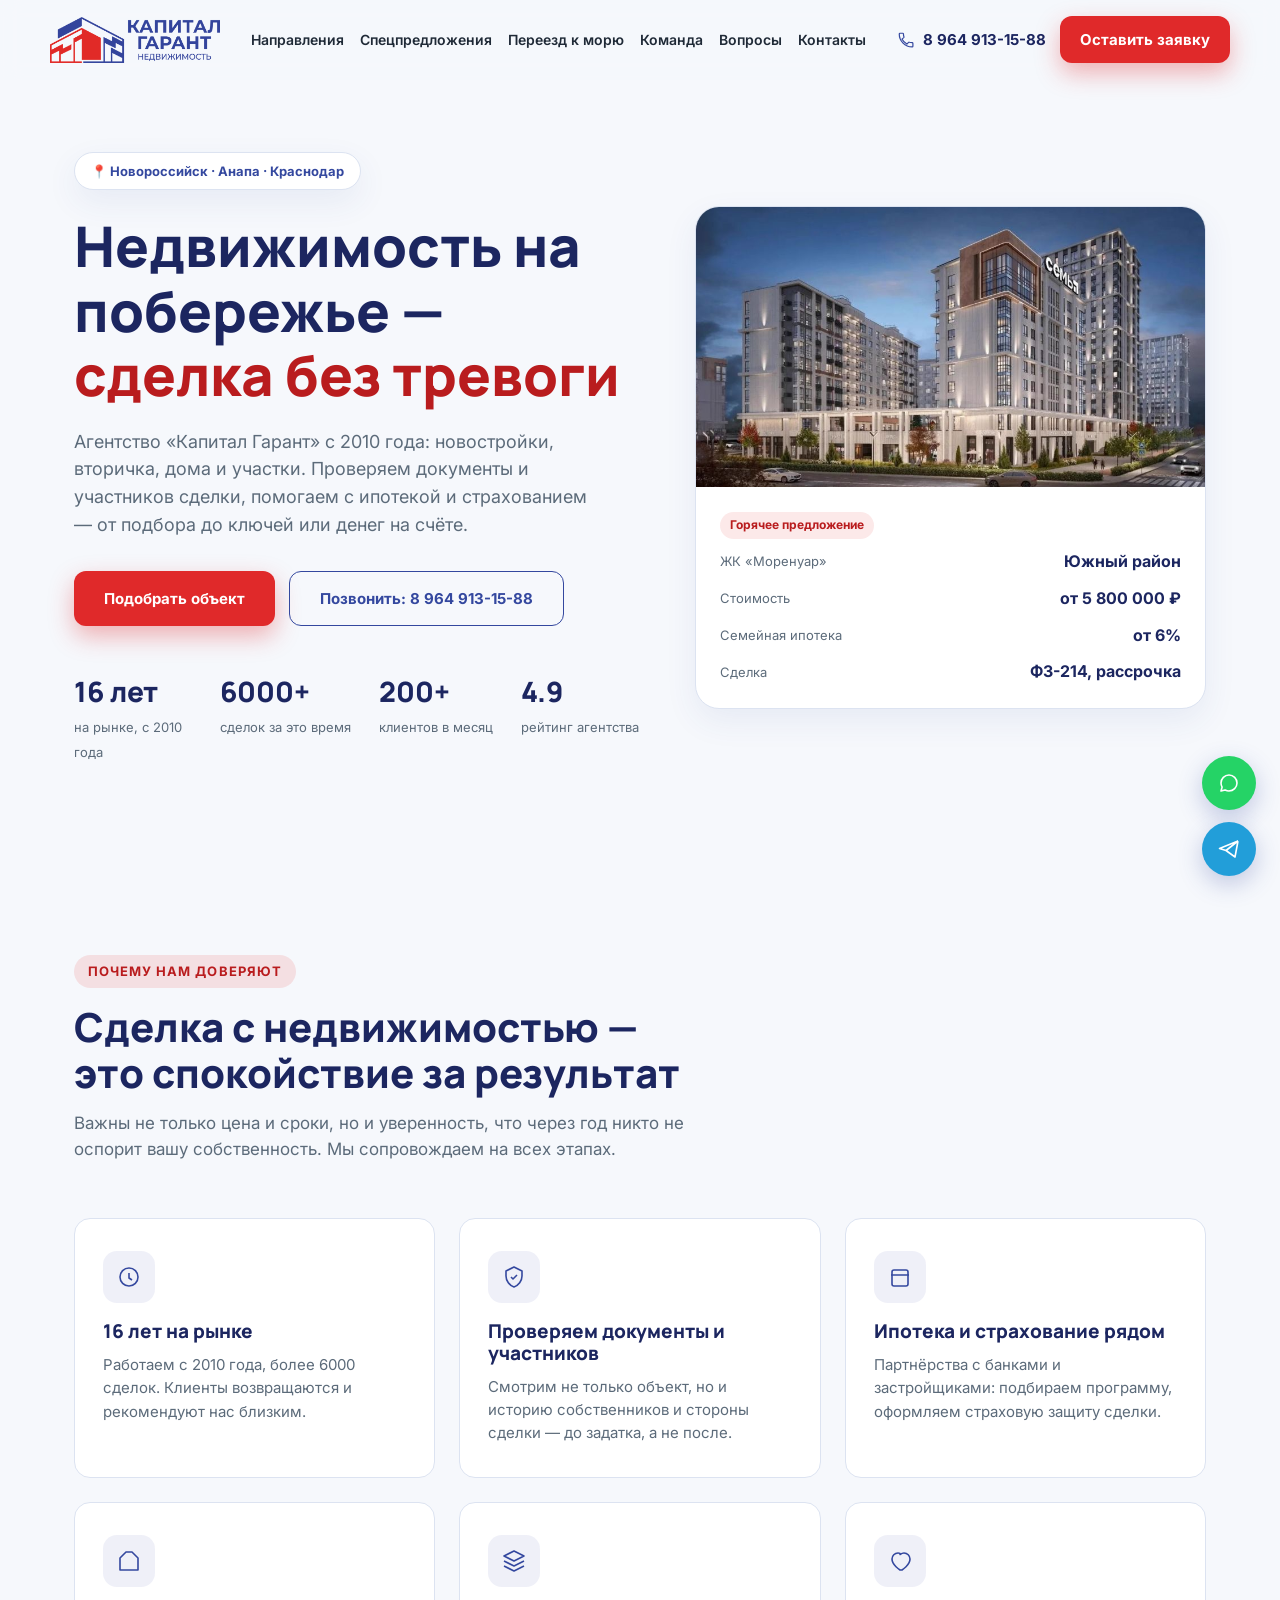
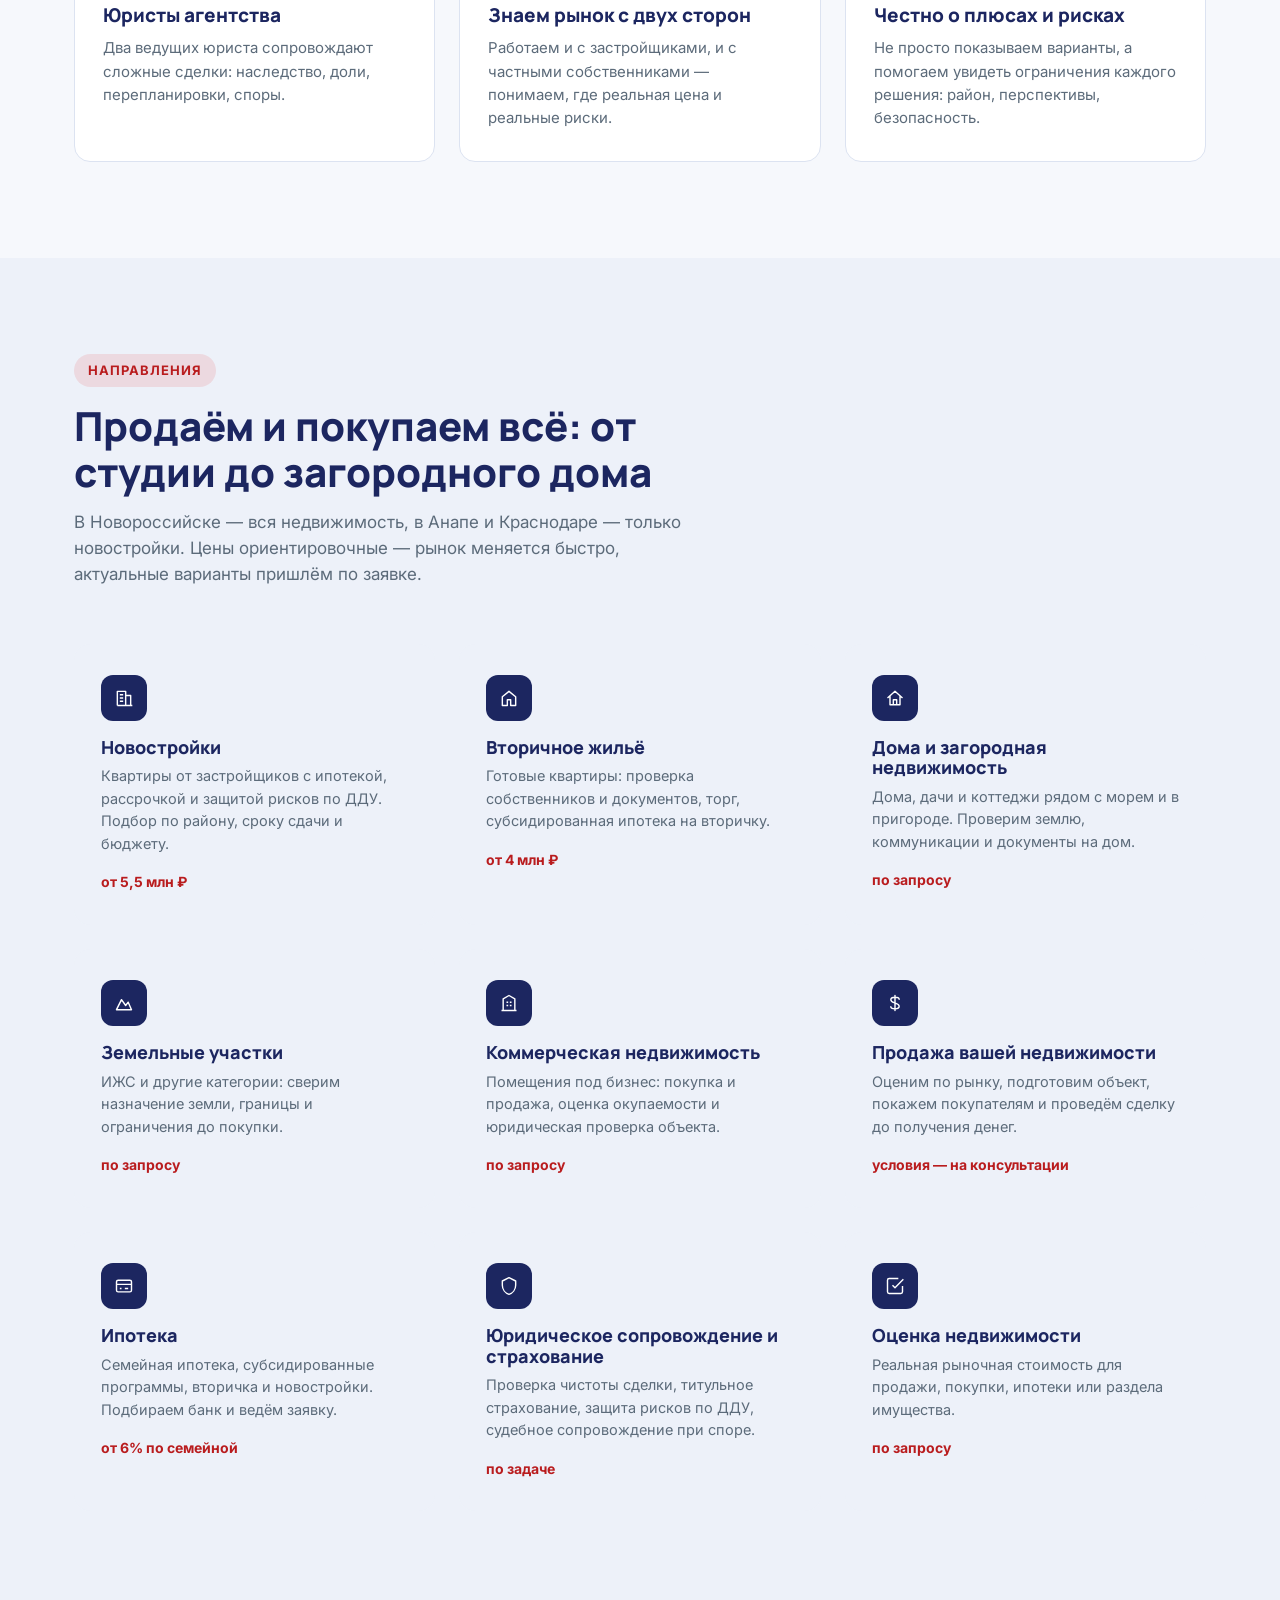
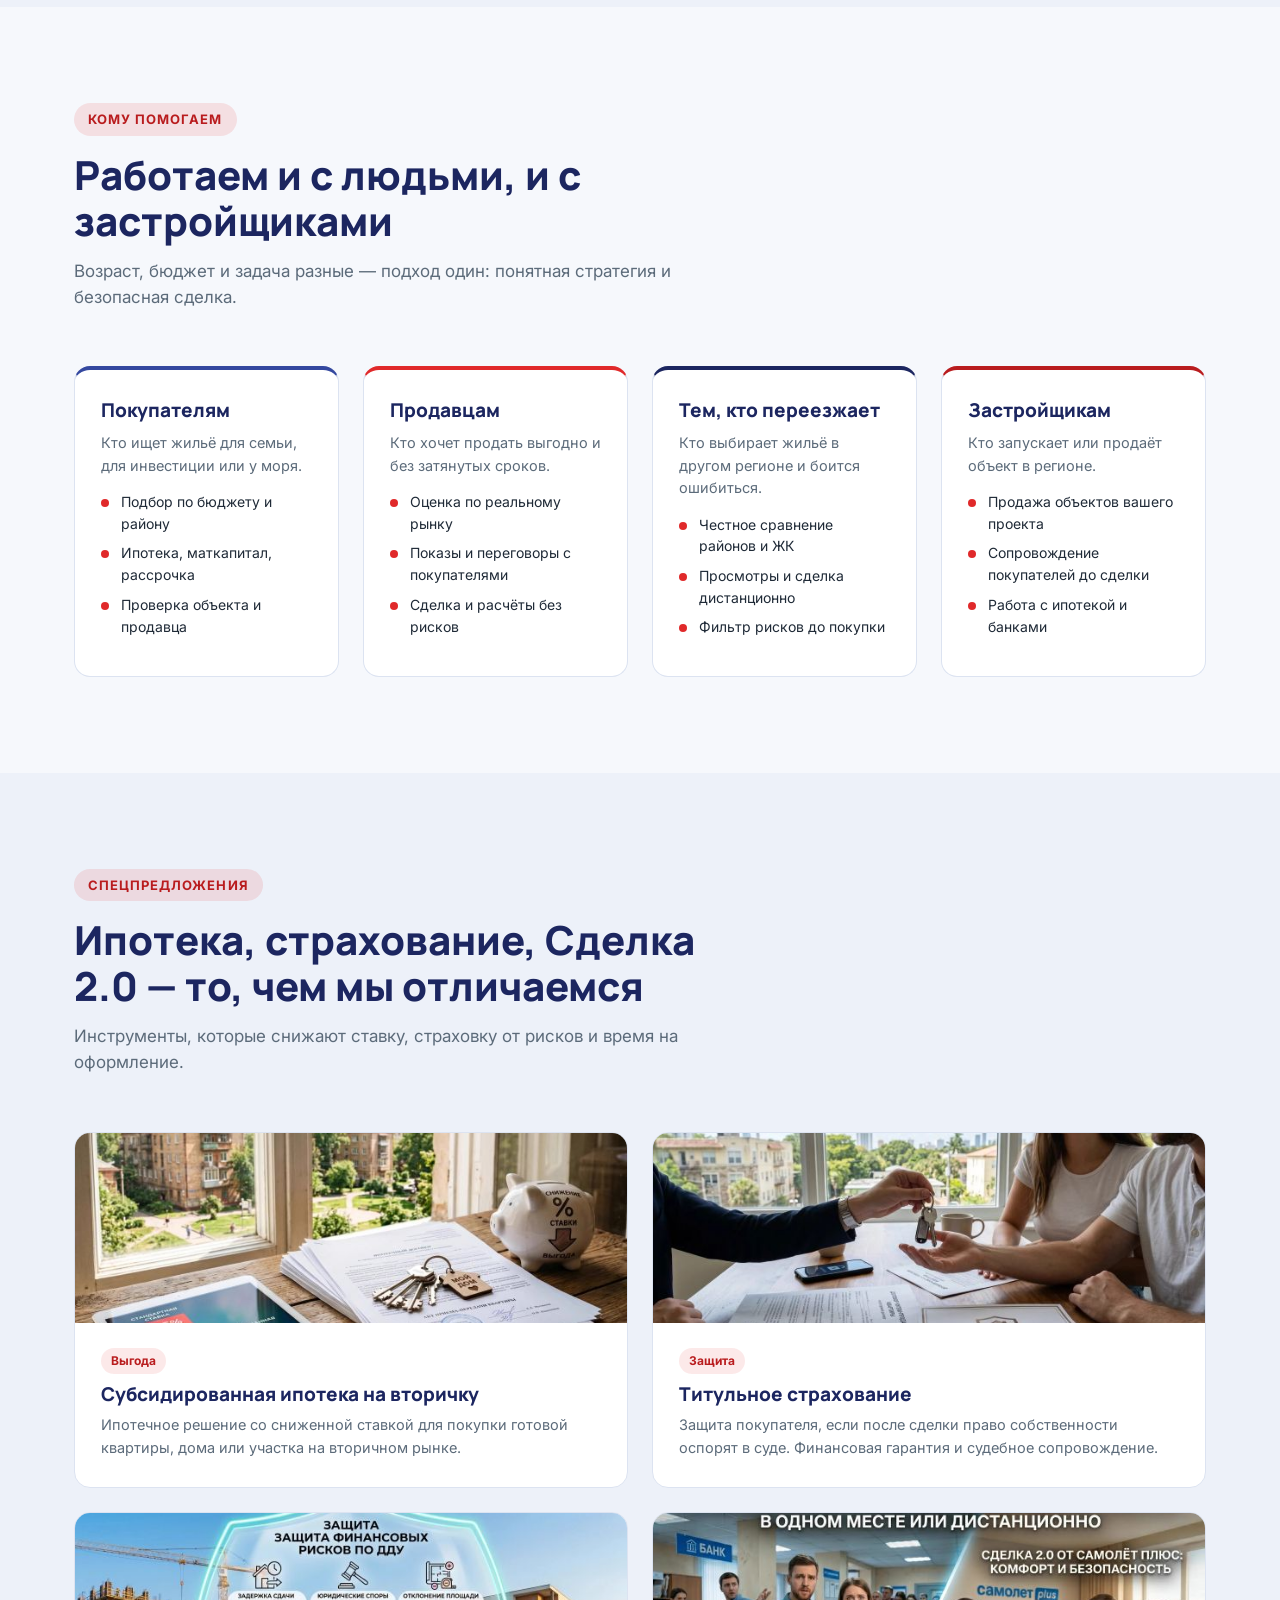
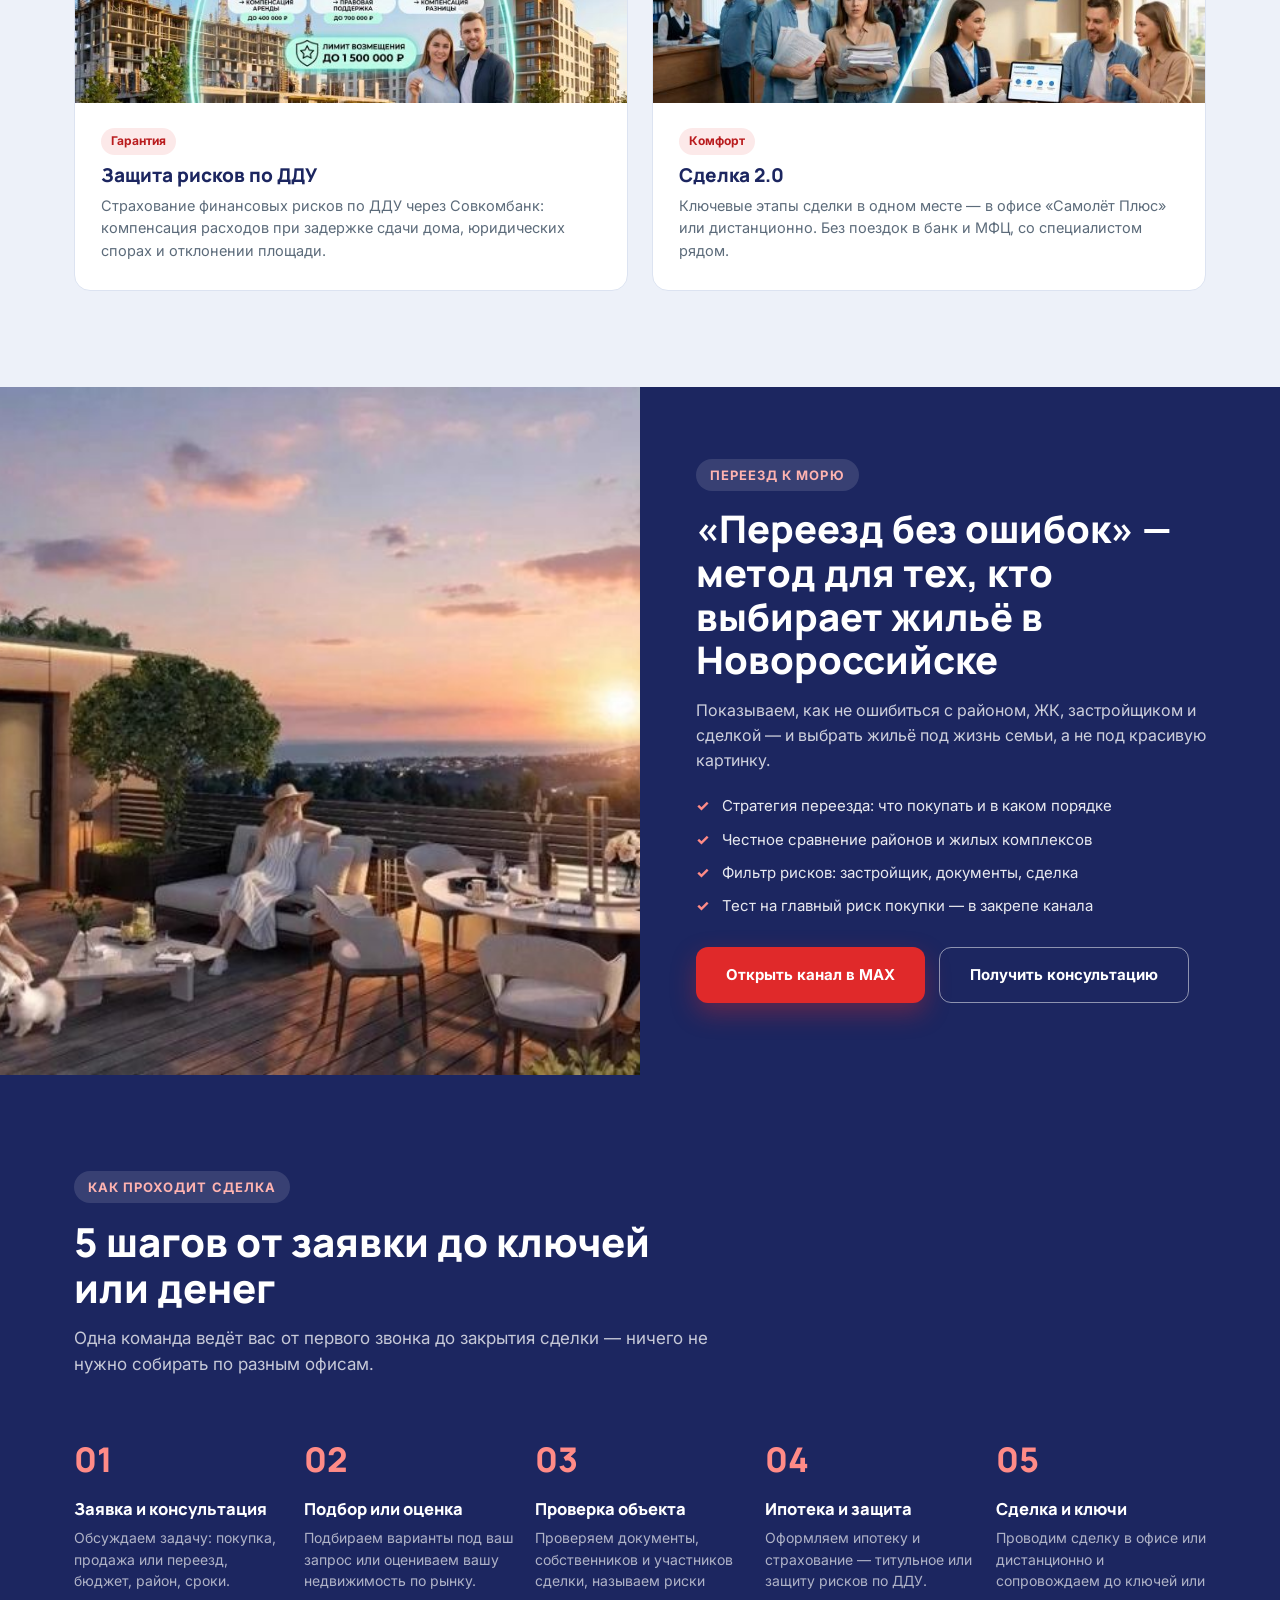
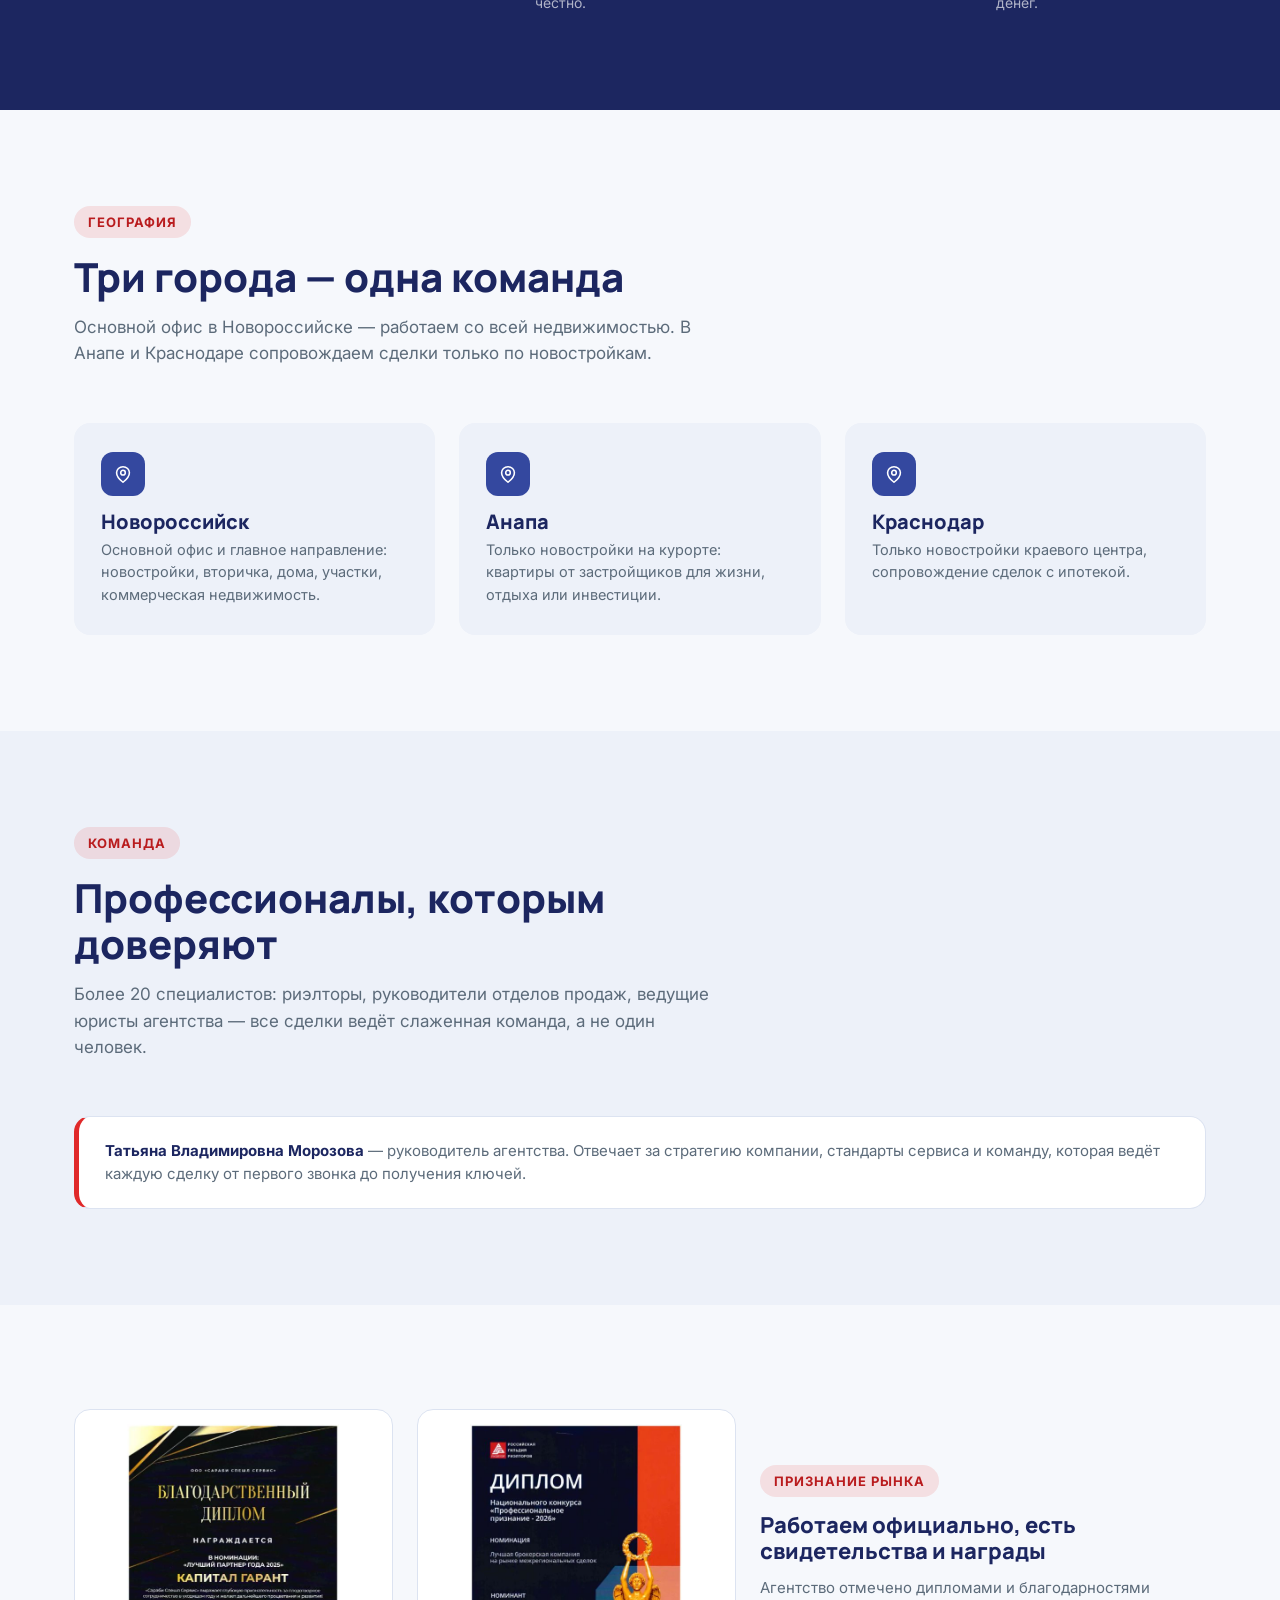
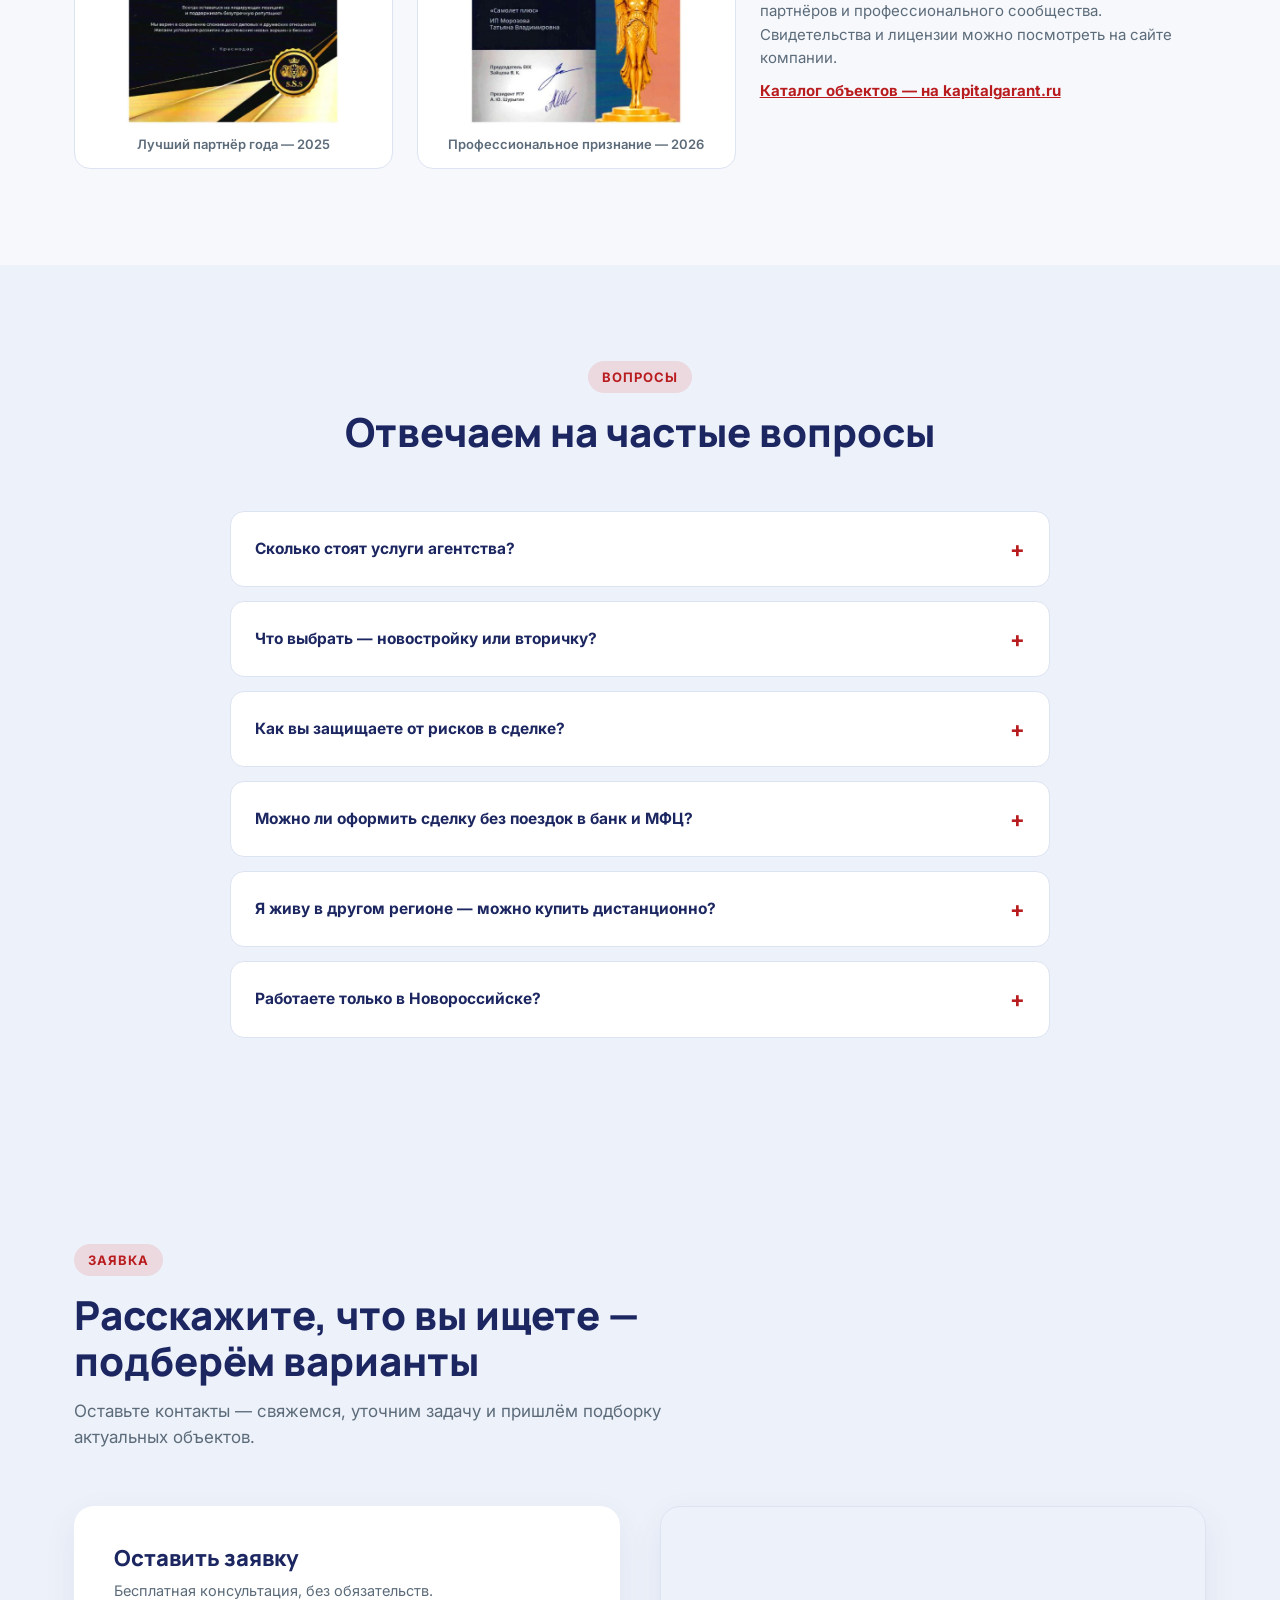
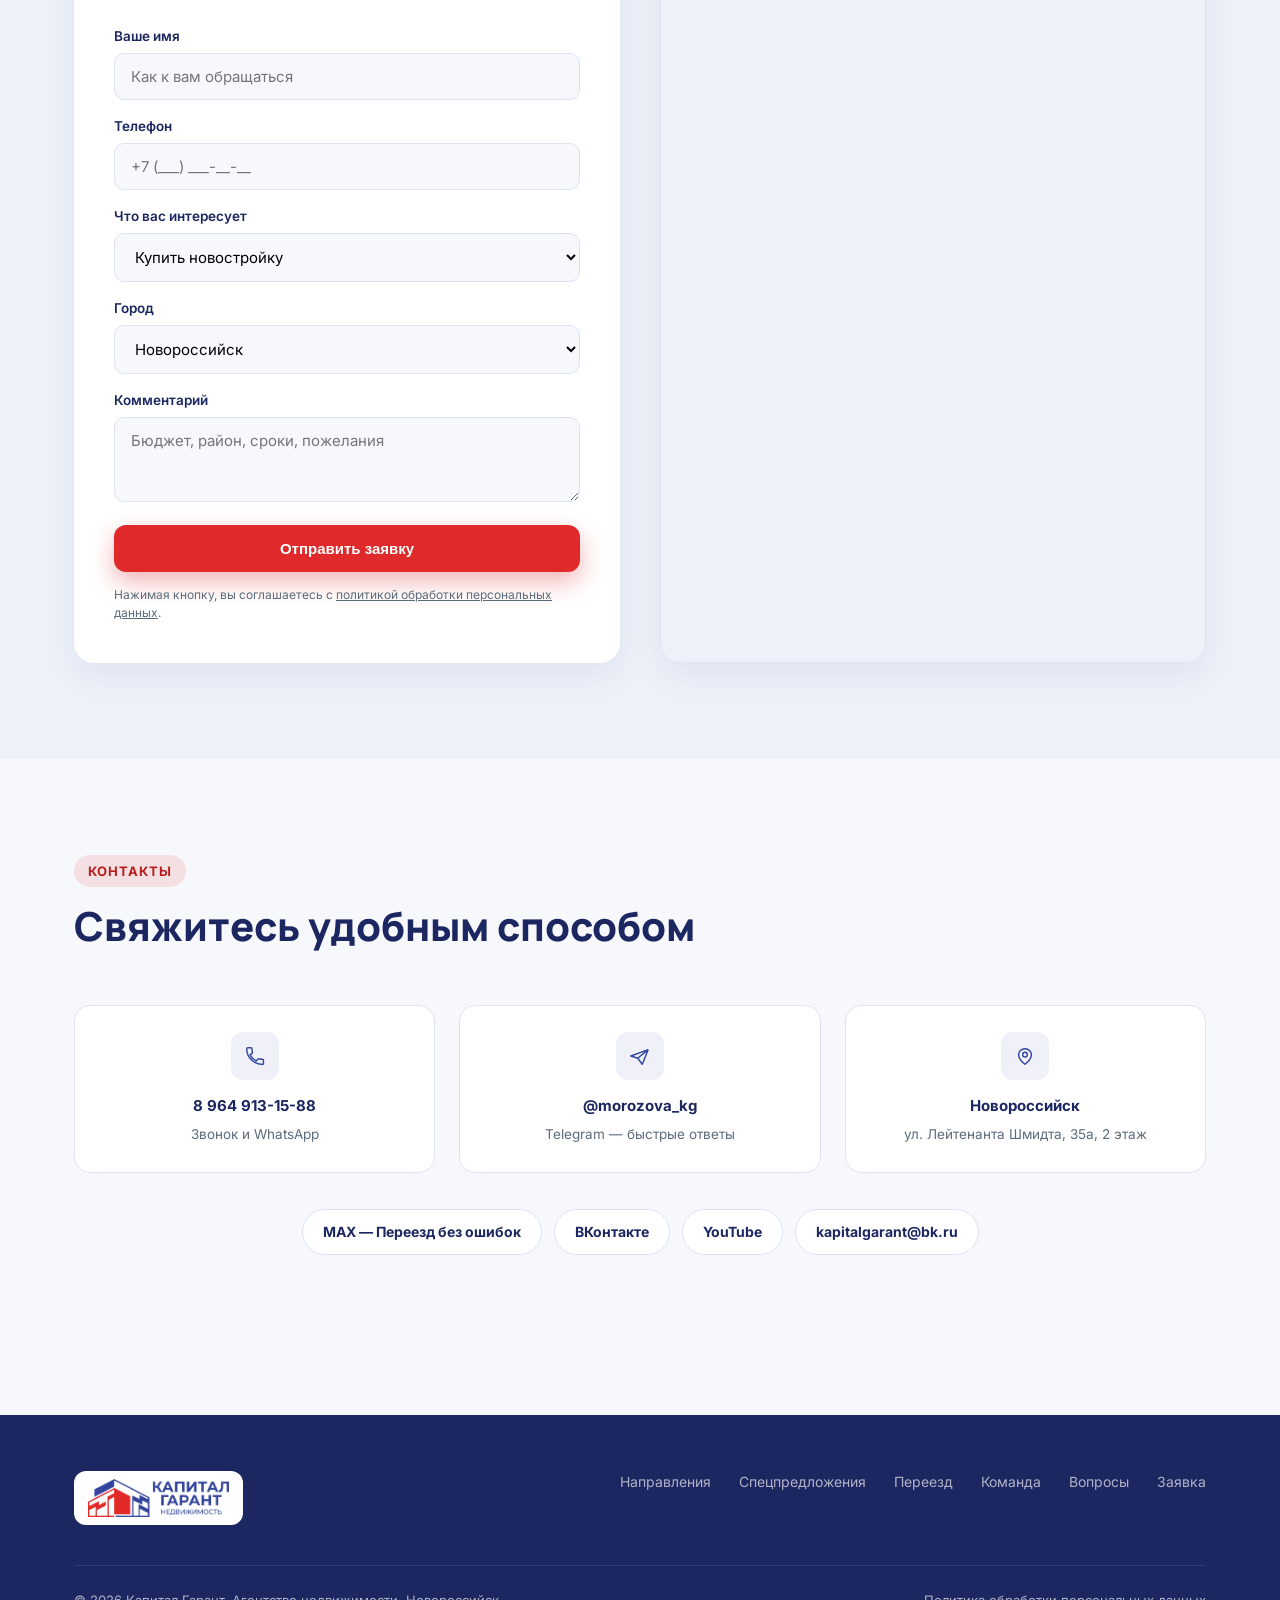
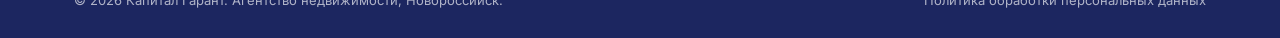
<file: index.html>
<!DOCTYPE html>
<html lang="ru">
<head>
<meta charset="UTF-8">
<meta name="viewport" content="width=device-width, initial-scale=1.0">
<title>Капитал Гарант — агентство недвижимости в Новороссийске, Анапе и Краснодаре</title>
<meta name="description" content="Купить и продать квартиру, дом, участок в Новороссийске, Анапе и Краснодаре. Агентство «Капитал Гарант» с 2010 года: 6000+ сделок, проверка документов, ипотека, страхование сделки.">
<link rel="icon" href="img/logo.png">
<link rel="preconnect" href="https://fonts.googleapis.com">
<link rel="preconnect" href="https://fonts.gstatic.com" crossorigin>
<link href="https://fonts.googleapis.com/css2?family=Inter:wght@400;500;600;700;800&family=Manrope:wght@500;600;700;800&display=swap" rel="stylesheet">
<link rel="stylesheet" href="styles.css">
</head>
<body>

<header class="header" id="header">
  <div class="container header__inner">
    <a href="#top" class="logo" aria-label="Капитал Гарант — недвижимость">
      <img class="logo__img" src="img/logo.png" alt="Капитал Гарант — недвижимость" width="170" height="46">
    </a>
    <nav class="nav" id="nav">
      <a href="#services">Направления</a>
      <a href="#offers">Спецпредложения</a>
      <a href="#move">Переезд к морю</a>
      <a href="#team">Команда</a>
      <a href="#faq">Вопросы</a>
      <a href="#contacts">Контакты</a>
    </nav>
    <div class="header__actions">
      <a href="tel:+79649131588" class="header__phone">
        <svg width="18" height="18" viewBox="0 0 24 24" fill="none"><path d="M6.6 10.8C8 13.6 10.4 16 13.2 17.4L15.4 15.2C15.7 14.9 16.1 14.8 16.5 15C17.7 15.4 19 15.6 20.2 15.6C20.8 15.6 21.2 16 21.2 16.6V20.2C21.2 20.8 20.8 21.2 20.2 21.2C10.7 21.2 3 13.5 3 4C3 3.4 3.4 3 4 3H7.6C8.2 3 8.6 3.4 8.6 4C8.6 5.2 8.8 6.5 9.2 7.7C9.3 8.1 9.2 8.5 9 8.8L6.6 10.8Z" stroke="#34489f" stroke-width="1.6" stroke-linejoin="round"/></svg>
        <span class="txt">8 964 913-15-88</span>
      </a>
      <a href="#lead-form" class="btn btn--primary">Оставить заявку</a>
      <button class="burger" id="burger" aria-label="Меню"><span></span><span></span><span></span></button>
    </div>
  </div>
</header>

<main id="top">

  <!-- HERO -->
  <section class="hero">
    <div class="container hero__inner">
      <div>
        <span class="hero__badge">📍 Новороссийск · Анапа · Краснодар</span>
        <h1>Недвижимость на побережье — <em>сделка без тревоги</em></h1>
        <p class="lead">Агентство «Капитал Гарант» с 2010 года: новостройки, вторичка, дома и участки. Проверяем документы и участников сделки, помогаем с ипотекой и страхованием — от подбора до ключей или денег на счёте.</p>
        <div class="hero__ctas">
          <a href="#lead-form" class="btn btn--primary">Подобрать объект</a>
          <a href="tel:+79649131588" class="btn btn--outline">Позвонить: 8 964 913-15-88</a>
        </div>
        <div class="hero__stats">
          <div class="hero__stat"><b><span data-target="16">0</span> лет</b><span>на рынке, с 2010 года</span></div>
          <div class="hero__stat"><b><span data-target="6000">0</span>+</b><span>сделок за это время</span></div>
          <div class="hero__stat"><b><span data-target="200">0</span>+</b><span>клиентов в месяц</span></div>
          <div class="hero__stat"><b>4.9</b><span>рейтинг агентства</span></div>
        </div>
      </div>
      <div class="hero__card">
        <img src="img/morenoir.jpg" alt="ЖК «Моренуар», Новороссийск" width="900" height="506">
        <div class="hero__card-body">
          <span class="hero__card-tag">Горячее предложение</span>
          <div class="hero__card-row"><span class="label">ЖК «Моренуар»</span><span class="value">Южный район</span></div>
          <div class="hero__card-row"><span class="label">Стоимость</span><span class="value">от 5 800 000 ₽</span></div>
          <div class="hero__card-row"><span class="label">Семейная ипотека</span><span class="value">от 6%</span></div>
          <div class="hero__card-row"><span class="label">Сделка</span><span class="value">ФЗ-214, рассрочка</span></div>
        </div>
      </div>
    </div>
  </section>

  <!-- ADVANTAGES -->
  <section id="advantages">
    <div class="container">
      <div class="section__head">
        <span class="section__tag">Почему нам доверяют</span>
        <h2>Сделка с недвижимостью — это спокойствие за результат</h2>
        <p>Важны не только цена и сроки, но и уверенность, что через год никто не оспорит вашу собственность. Мы сопровождаем на всех этапах.</p>
      </div>
      <div class="adv-grid">
        <div class="adv">
          <span class="adv__icon"><svg width="24" height="24" viewBox="0 0 24 24" fill="none"><path d="M12 8V13L15 15M21 12C21 16.97 16.97 21 12 21C7.03 21 3 16.97 3 12C3 7.03 7.03 3 12 3C16.97 3 21 7.03 21 12Z" stroke="#34489f" stroke-width="1.6" stroke-linejoin="round"/></svg></span>
          <h3>16 лет на рынке</h3>
          <p>Работаем с 2010 года, более 6000 сделок. Клиенты возвращаются и рекомендуют нас близким.</p>
        </div>
        <div class="adv">
          <span class="adv__icon"><svg width="24" height="24" viewBox="0 0 24 24" fill="none"><path d="M12 2L4 6V11C4 16 7.5 20.5 12 22C16.5 20.5 20 16 20 11V6L12 2Z" stroke="#34489f" stroke-width="1.6" stroke-linejoin="round"/><path d="M9 12L11 14L15 10" stroke="#34489f" stroke-width="1.6" stroke-linejoin="round"/></svg></span>
          <h3>Проверяем документы и участников</h3>
          <p>Смотрим не только объект, но и историю собственников и стороны сделки — до задатка, а не после.</p>
        </div>
        <div class="adv">
          <span class="adv__icon"><svg width="24" height="24" viewBox="0 0 24 24" fill="none"><path d="M3 10H21M6 21H18C19.1 21 20 20.1 20 19V7C20 5.9 19.1 5 18 5H6C4.9 5 4 5.9 4 7V19C4 20.1 4.9 21 6 21Z" stroke="#34489f" stroke-width="1.6" stroke-linejoin="round"/></svg></span>
          <h3>Ипотека и страхование рядом</h3>
          <p>Партнёрства с банками и застройщиками: подбираем программу, оформляем страховую защиту сделки.</p>
        </div>
        <div class="adv">
          <span class="adv__icon"><svg width="24" height="24" viewBox="0 0 24 24" fill="none"><path d="M9 3H15L21 9V21H3V9L9 3Z" stroke="#34489f" stroke-width="1.6" stroke-linejoin="round"/></svg></span>
          <h3>Юристы агентства</h3>
          <p>Два ведущих юриста сопровождают сложные сделки: наследство, доли, перепланировки, споры.</p>
        </div>
        <div class="adv">
          <span class="adv__icon"><svg width="24" height="24" viewBox="0 0 24 24" fill="none"><path d="M12 2L2 7L12 12L22 7L12 2Z" stroke="#34489f" stroke-width="1.6" stroke-linejoin="round"/><path d="M2 17L12 22L22 17M2 12L12 17L22 12" stroke="#34489f" stroke-width="1.6" stroke-linejoin="round"/></svg></span>
          <h3>Знаем рынок с двух сторон</h3>
          <p>Работаем и с застройщиками, и с частными собственниками — понимаем, где реальная цена и реальные риски.</p>
        </div>
        <div class="adv">
          <span class="adv__icon"><svg width="24" height="24" viewBox="0 0 24 24" fill="none"><path d="M12 21C12 21 4 16 4 10C4 6.7 6.7 4 10 4C11.5 4 12.8 4.7 12 5.5C13.2 4.7 14.5 4 16 4C19.3 4 22 6.7 22 10C22 16 14 21 14 21H12Z" stroke="#34489f" stroke-width="1.6" stroke-linejoin="round"/></svg></span>
          <h3>Честно о плюсах и рисках</h3>
          <p>Не просто показываем варианты, а помогаем увидеть ограничения каждого решения: район, перспективы, безопасность.</p>
        </div>
      </div>
    </div>
  </section>

  <!-- SERVICES -->
  <section id="services" style="background:var(--clr-bg-alt)">
    <div class="container">
      <div class="section__head">
        <span class="section__tag">Направления</span>
        <h2>Продаём и покупаем всё: от студии до загородного дома</h2>
        <p>В Новороссийске — вся недвижимость, в Анапе и Краснодаре — только новостройки. Цены ориентировочные — рынок меняется быстро, актуальные варианты пришлём по заявке.</p>
      </div>
      <div class="srv-grid">
        <div class="srv">
          <span class="srv__icon"><svg width="20" height="20" viewBox="0 0 24 24" fill="none"><path d="M4 21V4H14V21M14 9H20V21M4 21H22M7 8H11M7 12H11M7 16H11" stroke="#fff" stroke-width="1.7" stroke-linejoin="round"/></svg></span>
          <h3>Новостройки</h3>
          <p>Квартиры от застройщиков с ипотекой, рассрочкой и защитой рисков по ДДУ. Подбор по району, сроку сдачи и бюджету.</p>
          <span class="srv__price">от 5,5 млн ₽</span>
        </div>
        <div class="srv">
          <span class="srv__icon"><svg width="20" height="20" viewBox="0 0 24 24" fill="none"><path d="M4 21V10.5L12 4L20 10.5V21H14V14H10V21H4Z" stroke="#fff" stroke-width="1.7" stroke-linejoin="round"/></svg></span>
          <h3>Вторичное жильё</h3>
          <p>Готовые квартиры: проверка собственников и документов, торг, субсидированная ипотека на вторичку.</p>
          <span class="srv__price">от 4 млн ₽</span>
        </div>
        <div class="srv">
          <span class="srv__icon"><svg width="20" height="20" viewBox="0 0 24 24" fill="none"><path d="M3 12L12 4L21 12M6 10V20H18V10M10 20V14H14V20" stroke="#fff" stroke-width="1.7" stroke-linejoin="round"/></svg></span>
          <h3>Дома и загородная недвижимость</h3>
          <p>Дома, дачи и коттеджи рядом с морем и в пригороде. Проверим землю, коммуникации и документы на дом.</p>
          <span class="srv__price">по запросу</span>
        </div>
        <div class="srv">
          <span class="srv__icon"><svg width="20" height="20" viewBox="0 0 24 24" fill="none"><path d="M3 20L9 8L14 15L17 11L21 20H3Z" stroke="#fff" stroke-width="1.7" stroke-linejoin="round"/></svg></span>
          <h3>Земельные участки</h3>
          <p>ИЖС и другие категории: сверим назначение земли, границы и ограничения до покупки.</p>
          <span class="srv__price">по запросу</span>
        </div>
        <div class="srv">
          <span class="srv__icon"><svg width="20" height="20" viewBox="0 0 24 24" fill="none"><path d="M3 21H21M5 21V7L12 3L19 7V21M9 11H11M13 11H15M9 15H11M13 15H15" stroke="#fff" stroke-width="1.7" stroke-linejoin="round"/></svg></span>
          <h3>Коммерческая недвижимость</h3>
          <p>Помещения под бизнес: покупка и продажа, оценка окупаемости и юридическая проверка объекта.</p>
          <span class="srv__price">по запросу</span>
        </div>
        <div class="srv">
          <span class="srv__icon"><svg width="20" height="20" viewBox="0 0 24 24" fill="none"><path d="M12 3V21M17 7.5C17 6 15 5 12 5C9 5 7 6 7 8C7 10.5 9.5 11 12 12C14.5 13 17 13.5 17 16C17 18 15 19 12 19C9 19 7 18 7 16.5" stroke="#fff" stroke-width="1.7" stroke-linecap="round"/></svg></span>
          <h3>Продажа вашей недвижимости</h3>
          <p>Оценим по рынку, подготовим объект, покажем покупателям и проведём сделку до получения денег.</p>
          <span class="srv__price">условия — на консультации</span>
        </div>
        <div class="srv">
          <span class="srv__icon"><svg width="20" height="20" viewBox="0 0 24 24" fill="none"><path d="M3 10H21M7 15H9M13 15H17M5 5H19C20.1 5 21 5.9 21 7V17C21 18.1 20.1 19 19 19H5C3.9 19 3 18.1 3 17V7C3 5.9 3.9 5 5 5Z" stroke="#fff" stroke-width="1.7" stroke-linejoin="round"/></svg></span>
          <h3>Ипотека</h3>
          <p>Семейная ипотека, субсидированные программы, вторичка и новостройки. Подбираем банк и ведём заявку.</p>
          <span class="srv__price">от 6% по семейной</span>
        </div>
        <div class="srv">
          <span class="srv__icon"><svg width="20" height="20" viewBox="0 0 24 24" fill="none"><path d="M12 2L4 6V11C4 16 7.5 20.5 12 22C16.5 20.5 20 16 20 11V6L12 2Z" stroke="#fff" stroke-width="1.7" stroke-linejoin="round"/></svg></span>
          <h3>Юридическое сопровождение и страхование</h3>
          <p>Проверка чистоты сделки, титульное страхование, защита рисков по ДДУ, судебное сопровождение при споре.</p>
          <span class="srv__price">по задаче</span>
        </div>
        <div class="srv">
          <span class="srv__icon"><svg width="20" height="20" viewBox="0 0 24 24" fill="none"><path d="M9 11L12 14L22 4M21 12V19C21 20.1 20.1 21 19 21H5C3.9 21 3 20.1 3 19V5C3 3.9 3.9 3 5 3H16" stroke="#fff" stroke-width="1.7" stroke-linejoin="round"/></svg></span>
          <h3>Оценка недвижимости</h3>
          <p>Реальная рыночная стоимость для продажи, покупки, ипотеки или раздела имущества.</p>
          <span class="srv__price">по запросу</span>
        </div>
      </div>
    </div>
  </section>

  <!-- CLIENTS -->
  <section id="clients">
    <div class="container">
      <div class="section__head">
        <span class="section__tag">Кому помогаем</span>
        <h2>Работаем и с людьми, и с застройщиками</h2>
        <p>Возраст, бюджет и задача разные — подход один: понятная стратегия и безопасная сделка.</p>
      </div>
      <div class="aud-grid">
        <div class="aud">
          <h3>Покупателям</h3>
          <p>Кто ищет жильё для семьи, для инвестиции или у моря.</p>
          <ul><li>Подбор по бюджету и району</li><li>Ипотека, маткапитал, рассрочка</li><li>Проверка объекта и продавца</li></ul>
        </div>
        <div class="aud">
          <h3>Продавцам</h3>
          <p>Кто хочет продать выгодно и без затянутых сроков.</p>
          <ul><li>Оценка по реальному рынку</li><li>Показы и переговоры с покупателями</li><li>Сделка и расчёты без рисков</li></ul>
        </div>
        <div class="aud">
          <h3>Тем, кто переезжает</h3>
          <p>Кто выбирает жильё в другом регионе и боится ошибиться.</p>
          <ul><li>Честное сравнение районов и ЖК</li><li>Просмотры и сделка дистанционно</li><li>Фильтр рисков до покупки</li></ul>
        </div>
        <div class="aud">
          <h3>Застройщикам</h3>
          <p>Кто запускает или продаёт объект в регионе.</p>
          <ul><li>Продажа объектов вашего проекта</li><li>Сопровождение покупателей до сделки</li><li>Работа с ипотекой и банками</li></ul>
        </div>
      </div>
    </div>
  </section>

  <!-- OFFERS -->
  <section id="offers" style="background:var(--clr-bg-alt)">
    <div class="container">
      <div class="section__head">
        <span class="section__tag">Спецпредложения</span>
        <h2>Ипотека, страхование, Сделка 2.0 — то, чем мы отличаемся</h2>
        <p>Инструменты, которые снижают ставку, страховку от рисков и время на оформление.</p>
      </div>
      <div class="offer-grid">
        <div class="offer">
          <img src="img/offer-subsid.jpg" alt="Субсидированная ипотека на вторичку" width="640" height="312" loading="lazy">
          <div class="offer__body">
            <span class="offer__tag">Выгода</span>
            <h3>Субсидированная ипотека на вторичку</h3>
            <p>Ипотечное решение со сниженной ставкой для покупки готовой квартиры, дома или участка на вторичном рынке.</p>
          </div>
        </div>
        <div class="offer">
          <img src="img/offer-title.jpg" alt="Титульное страхование" width="640" height="314" loading="lazy">
          <div class="offer__body">
            <span class="offer__tag">Защита</span>
            <h3>Титульное страхование</h3>
            <p>Защита покупателя, если после сделки право собственности оспорят в суде. Финансовая гарантия и судебное сопровождение.</p>
          </div>
        </div>
        <div class="offer">
          <img src="img/offer-ddu.jpg" alt="Защита рисков по ДДУ" width="640" height="308" loading="lazy">
          <div class="offer__body">
            <span class="offer__tag">Гарантия</span>
            <h3>Защита рисков по ДДУ</h3>
            <p>Страхование финансовых рисков по ДДУ через Совкомбанк: компенсация расходов при задержке сдачи дома, юридических спорах и отклонении площади.</p>
          </div>
        </div>
        <div class="offer">
          <img src="img/offer-deal20.jpg" alt="Сделка 2.0" width="640" height="312" loading="lazy">
          <div class="offer__body">
            <span class="offer__tag">Комфорт</span>
            <h3>Сделка 2.0</h3>
            <p>Ключевые этапы сделки в одном месте — в офисе «Самолёт Плюс» или дистанционно. Без поездок в банк и МФЦ, со специалистом рядом.</p>
          </div>
        </div>
      </div>
    </div>
  </section>

  <!-- MOVE -->
  <section id="move" class="move">
    <div class="move__inner">
      <div class="move__img" style="background-image:url('img/sunset-terrace.jpg')" role="img" aria-label="Терраса с видом на море"></div>
      <div class="move__text">
        <span class="section__tag">Переезд к морю</span>
        <h2>«Переезд без ошибок» — метод для тех, кто выбирает жильё в Новороссийске</h2>
        <p>Показываем, как не ошибиться с районом, ЖК, застройщиком и сделкой — и выбрать жильё под жизнь семьи, а не под красивую картинку.</p>
        <ul>
          <li>Стратегия переезда: что покупать и в каком порядке</li>
          <li>Честное сравнение районов и жилых комплексов</li>
          <li>Фильтр рисков: застройщик, документы, сделка</li>
          <li>Тест на главный риск покупки — в закрепе канала</li>
        </ul>
        <div class="move__ctas">
          <a href="https://max.ru/id551000546742_biz" target="_blank" rel="noopener" class="btn btn--primary">Открыть канал в MAX</a>
          <a href="#lead-form" class="btn btn--outline">Получить консультацию</a>
        </div>
      </div>
    </div>
  </section>

  <!-- PROCESS -->
  <section id="process" class="process">
    <div class="container">
      <div class="section__head">
        <span class="section__tag">Как проходит сделка</span>
        <h2>5 шагов от заявки до ключей или денег</h2>
        <p>Одна команда ведёт вас от первого звонка до закрытия сделки — ничего не нужно собирать по разным офисам.</p>
      </div>
      <div class="steps">
        <div class="step"><div class="step__num">01</div><h3>Заявка и консультация</h3><p>Обсуждаем задачу: покупка, продажа или переезд, бюджет, район, сроки.</p></div>
        <div class="step"><div class="step__num">02</div><h3>Подбор или оценка</h3><p>Подбираем варианты под ваш запрос или оцениваем вашу недвижимость по рынку.</p></div>
        <div class="step"><div class="step__num">03</div><h3>Проверка объекта</h3><p>Проверяем документы, собственников и участников сделки, называем риски честно.</p></div>
        <div class="step"><div class="step__num">04</div><h3>Ипотека и защита</h3><p>Оформляем ипотеку и страхование — титульное или защиту рисков по ДДУ.</p></div>
        <div class="step"><div class="step__num">05</div><h3>Сделка и ключи</h3><p>Проводим сделку в офисе или дистанционно и сопровождаем до ключей или денег.</p></div>
      </div>
    </div>
  </section>

  <!-- CITIES -->
  <section id="cities">
    <div class="container">
      <div class="section__head">
        <span class="section__tag">География</span>
        <h2>Три города — одна команда</h2>
        <p>Основной офис в Новороссийске — работаем со всей недвижимостью. В Анапе и Краснодаре сопровождаем сделки только по новостройкам.</p>
      </div>
      <div class="city-grid">
        <div class="city">
          <span class="city__pin"><svg width="22" height="22" viewBox="0 0 24 24" fill="none"><path d="M12 21C12 21 5 15.5 5 10.5C5 7 8 4 12 4C16 4 19 7 19 10.5C19 15.5 12 21 12 21Z" stroke="#fff" stroke-width="1.7" stroke-linejoin="round"/><circle cx="12" cy="10.5" r="2.5" stroke="#fff" stroke-width="1.7"/></svg></span>
          <h3>Новороссийск</h3>
          <p>Основной офис и главное направление: новостройки, вторичка, дома, участки, коммерческая недвижимость.</p>
        </div>
        <div class="city">
          <span class="city__pin"><svg width="22" height="22" viewBox="0 0 24 24" fill="none"><path d="M12 21C12 21 5 15.5 5 10.5C5 7 8 4 12 4C16 4 19 7 19 10.5C19 15.5 12 21 12 21Z" stroke="#fff" stroke-width="1.7" stroke-linejoin="round"/><circle cx="12" cy="10.5" r="2.5" stroke="#fff" stroke-width="1.7"/></svg></span>
          <h3>Анапа</h3>
          <p>Только новостройки на курорте: квартиры от застройщиков для жизни, отдыха или инвестиции.</p>
        </div>
        <div class="city">
          <span class="city__pin"><svg width="22" height="22" viewBox="0 0 24 24" fill="none"><path d="M12 21C12 21 5 15.5 5 10.5C5 7 8 4 12 4C16 4 19 7 19 10.5C19 15.5 12 21 12 21Z" stroke="#fff" stroke-width="1.7" stroke-linejoin="round"/><circle cx="12" cy="10.5" r="2.5" stroke="#fff" stroke-width="1.7"/></svg></span>
          <h3>Краснодар</h3>
          <p>Только новостройки краевого центра, сопровождение сделок с ипотекой.</p>
        </div>
      </div>
    </div>
  </section>

  <!-- TEAM -->
  <section id="team" style="background:var(--clr-bg-alt)">
    <div class="container">
      <div class="section__head">
        <span class="section__tag">Команда</span>
        <h2>Профессионалы, которым доверяют</h2>
        <p>Более 20 специалистов: риэлторы, руководители отделов продаж, ведущие юристы агентства — все сделки ведёт слаженная команда, а не один человек.</p>
      </div>
      <div class="team-lead">
        <p><b>Татьяна Владимировна Морозова</b> — руководитель агентства. Отвечает за стратегию компании, стандарты сервиса и команду, которая ведёт каждую сделку от первого звонка до получения ключей.</p>
      </div>
    </div>
  </section>

  <!-- DOCS -->
  <section id="docs">
    <div class="container">
      <div class="docs">
        <div class="doc-card"><img src="img/diploma-2025.jpg" alt="Диплом «Лучший партнёр года 2025»" width="480" height="679" loading="lazy"><small>Лучший партнёр года — 2025</small></div>
        <div class="doc-card"><img src="img/diploma-2026.jpg" alt="Диплом «Профессиональное признание 2026»" width="480" height="679" loading="lazy"><small>Профессиональное признание — 2026</small></div>
        <div class="docs__text">
          <span class="section__tag">Признание рынка</span>
          <h3>Работаем официально, есть свидетельства и награды</h3>
          <p>Агентство отмечено дипломами и благодарностями партнёров и профессионального сообщества. Свидетельства и лицензии можно посмотреть на сайте компании.</p>
          <p><a href="https://kapitalgarant.ru" target="_blank" rel="noopener" style="color:var(--clr-red-dark);font-weight:700;text-decoration:underline">Каталог объектов — на kapitalgarant.ru</a></p>
        </div>
      </div>
    </div>
  </section>

  <!-- FAQ -->
  <section id="faq" style="background:var(--clr-bg-alt)">
    <div class="container">
      <div class="section__head" style="margin-left:auto;margin-right:auto;text-align:center;">
        <span class="section__tag">Вопросы</span>
        <h2>Отвечаем на частые вопросы</h2>
      </div>
      <div class="faq">
        <details class="faq__item">
          <summary>Сколько стоят услуги агентства?</summary>
          <p>Стоимость зависит от задачи — покупка, продажа, сопровождение с ипотекой или юридическая проверка. Точные условия называем на первой консультации, до подписания договора.</p>
        </details>
        <details class="faq__item">
          <summary>Что выбрать — новостройку или вторичку?</summary>
          <p>Вторичное жильё в Новороссийске стартует от 4 млн ₽, новостройки — от 5,5 млн ₽ (по акциям бывают ниже). Сравним с учётом бюджета, сроков, ипотеки и вашей задачи: жить, сдавать или вложить.</p>
        </details>
        <details class="faq__item">
          <summary>Как вы защищаете от рисков в сделке?</summary>
          <p>Проверяем документы и участников сделки, при необходимости подключаем юристов. Дополнительно — титульное страхование (защита, если право собственности оспорят) и защита рисков по ДДУ для новостроек.</p>
        </details>
        <details class="faq__item">
          <summary>Можно ли оформить сделку без поездок в банк и МФЦ?</summary>
          <p>Да. По формату «Сделка 2.0» ключевые этапы проходят в одном месте — в офисе «Самолёт Плюс» или дистанционно, со специалистом рядом.</p>
        </details>
        <details class="faq__item">
          <summary>Я живу в другом регионе — можно купить дистанционно?</summary>
          <p>Да, многие клиенты переезжают из других городов. Поможем выбрать район и ЖК, организуем просмотры и проведём сделку удалённо. Подробности — в нашем канале «Переезд без ошибок».</p>
        </details>
        <details class="faq__item">
          <summary>Работаете только в Новороссийске?</summary>
          <p>Основной офис — Новороссийск, здесь работаем со всей недвижимостью: новостройки, вторичка, дома, участки, коммерция. В Анапе и Краснодаре сопровождаем сделки только по новостройкам.</p>
        </details>
      </div>
    </div>
  </section>

  <!-- FORM + MAP -->
  <section id="lead-form" class="form-section">
    <div class="container">
      <div class="section__head">
        <span class="section__tag">Заявка</span>
        <h2>Расскажите, что вы ищете — подберём варианты</h2>
        <p>Оставьте контакты — свяжемся, уточним задачу и пришлём подборку актуальных объектов.</p>
      </div>
      <div class="form-grid">
        <form class="form leadForm" id="leadForm">
          <h3>Оставить заявку</h3>
          <p>Бесплатная консультация, без обязательств.</p>
          <input type="text" name="_gotcha" style="display:none" tabindex="-1" autocomplete="off">
          <div class="field">
            <label for="f-name">Ваше имя</label>
            <input type="text" id="f-name" name="name" placeholder="Как к вам обращаться" required>
          </div>
          <div class="field">
            <label for="f-phone">Телефон</label>
            <input type="tel" id="f-phone" name="phone" placeholder="+7 (___) ___-__-__" required>
          </div>
          <div class="field">
            <label for="f-task">Что вас интересует</label>
            <select id="f-task" name="task">
              <option>Купить новостройку</option>
              <option>Купить вторичное жильё</option>
              <option>Дом или участок</option>
              <option>Коммерческая недвижимость</option>
              <option>Продать недвижимость</option>
              <option>Ипотека</option>
              <option>Юридическое сопровождение</option>
              <option>Переезд на юг</option>
              <option>Пока не определился(-лась)</option>
            </select>
          </div>
          <div class="field">
            <label for="f-city">Город</label>
            <select id="f-city" name="city">
              <option>Новороссийск</option>
              <option>Анапа</option>
              <option>Краснодар</option>
              <option>Другой</option>
            </select>
          </div>
          <div class="field">
            <label for="f-comment">Комментарий</label>
            <textarea id="f-comment" name="comment" rows="3" placeholder="Бюджет, район, сроки, пожелания"></textarea>
          </div>
          <button type="submit" class="btn btn--primary btn--block">Отправить заявку</button>
          <small>Нажимая кнопку, вы соглашаетесь с <a href="privacy.html" style="text-decoration:underline">политикой обработки персональных данных</a>.</small>
        </form>
        <div class="map-wrap">
          <iframe src="https://yandex.ru/map-widget/v1/?ll=37.77%2C44.72&z=14&text=Новороссийск%2C%20улица%20Лейтенанта%20Шмидта%2C%2035а" allowfullscreen loading="lazy" title="Офис на карте"></iframe>
        </div>
      </div>
    </div>
  </section>

  <!-- CONTACTS -->
  <section id="contacts">
    <div class="container">
      <div class="section__head">
        <span class="section__tag">Контакты</span>
        <h2>Свяжитесь удобным способом</h2>
      </div>
      <div class="contacts-grid">
        <div class="contact-card">
          <span class="contact-card__icon"><svg width="22" height="22" viewBox="0 0 24 24" fill="none"><path d="M6.6 10.8C8 13.6 10.4 16 13.2 17.4L15.4 15.2C15.7 14.9 16.1 14.8 16.5 15C17.7 15.4 19 15.6 20.2 15.6C20.8 15.6 21.2 16 21.2 16.6V20.2C21.2 20.8 20.8 21.2 20.2 21.2C10.7 21.2 3 13.5 3 4C3 3.4 3.4 3 4 3H7.6C8.2 3 8.6 3.4 8.6 4C8.6 5.2 8.8 6.5 9.2 7.7C9.3 8.1 9.2 8.5 9 8.8L6.6 10.8Z" stroke="#34489f" stroke-width="1.6" stroke-linejoin="round"/></svg></span>
          <b>8 964 913-15-88</b>
          <span>Звонок и WhatsApp</span>
        </div>
        <div class="contact-card">
          <span class="contact-card__icon"><svg width="22" height="22" viewBox="0 0 24 24" fill="none"><path d="M21 5L2 12L9.5 14.5M21 5L14.5 21L9.5 14.5M21 5L9.5 14.5" stroke="#34489f" stroke-width="1.6" stroke-linejoin="round"/></svg></span>
          <b>@morozova_kg</b>
          <span>Telegram — быстрые ответы</span>
        </div>
        <div class="contact-card">
          <span class="contact-card__icon"><svg width="22" height="22" viewBox="0 0 24 24" fill="none"><path d="M12 21C12 21 5 15.5 5 10.5C5 7 8 4 12 4C16 4 19 7 19 10.5C19 15.5 12 21 12 21Z" stroke="#34489f" stroke-width="1.6" stroke-linejoin="round"/><circle cx="12" cy="10.5" r="2.5" stroke="#34489f" stroke-width="1.6"/></svg></span>
          <b>Новороссийск</b>
          <span>ул. Лейтенанта Шмидта, 35а, 2 этаж</span>
        </div>
      </div>
      <div class="socials">
        <a href="https://max.ru/id551000546742_biz" target="_blank" rel="noopener">MAX — Переезд без ошибок</a>
        <a href="https://vk.ru/kapitalgarant786" target="_blank" rel="noopener">ВКонтакте</a>
        <a href="https://www.youtube.com/channel/UCZIEnC4FKsJKAAGAw5XPHQw" target="_blank" rel="noopener">YouTube</a>
        <a href="mailto:kapitalgarant@bk.ru">kapitalgarant@bk.ru</a>
      </div>
    </div>
  </section>

</main>

<footer class="footer">
  <div class="container">
    <div class="footer__top">
      <a href="#top" class="logo logo--chip" aria-label="Капитал Гарант"><img class="logo__img" src="img/logo.png" alt="Капитал Гарант — недвижимость" width="140" height="38"></a>
      <nav class="footer__nav">
        <a href="#services">Направления</a>
        <a href="#offers">Спецпредложения</a>
        <a href="#move">Переезд</a>
        <a href="#team">Команда</a>
        <a href="#faq">Вопросы</a>
        <a href="#lead-form">Заявка</a>
      </nav>
    </div>
    <div class="footer__bottom">
      <span>© <span id="year"></span> Капитал Гарант. Агентство недвижимости, Новороссийск.</span>
      <a href="privacy.html">Политика обработки персональных данных</a>
    </div>
  </div>
</footer>

<div class="fab">
  <a href="https://wa.me/79649131588" target="_blank" rel="noopener" class="fab__wa" aria-label="WhatsApp"><svg width="24" height="24" viewBox="0 0 24 24" fill="none"><path d="M20 12C20 16.4 16.4 20 12 20C10.6 20 9.3 19.6 8.1 19L4 20L5.1 16.1C4.4 14.9 4 13.5 4 12C4 7.6 7.6 4 12 4C16.4 4 20 7.6 20 12Z" stroke="#fff" stroke-width="1.6" stroke-linejoin="round"/></svg></a>
  <a href="https://t.me/morozova_kg" target="_blank" rel="noopener" class="fab__tg" aria-label="Telegram"><svg width="24" height="24" viewBox="0 0 24 24" fill="none"><path d="M21 4L2.5 11.5L9 13.5M21 4L18 20L9 13.5M21 4L9 13.5" stroke="#fff" stroke-width="1.6" stroke-linejoin="round"/></svg></a>
</div>

<script src="script.js"></script>
</body>
</html>
</file>
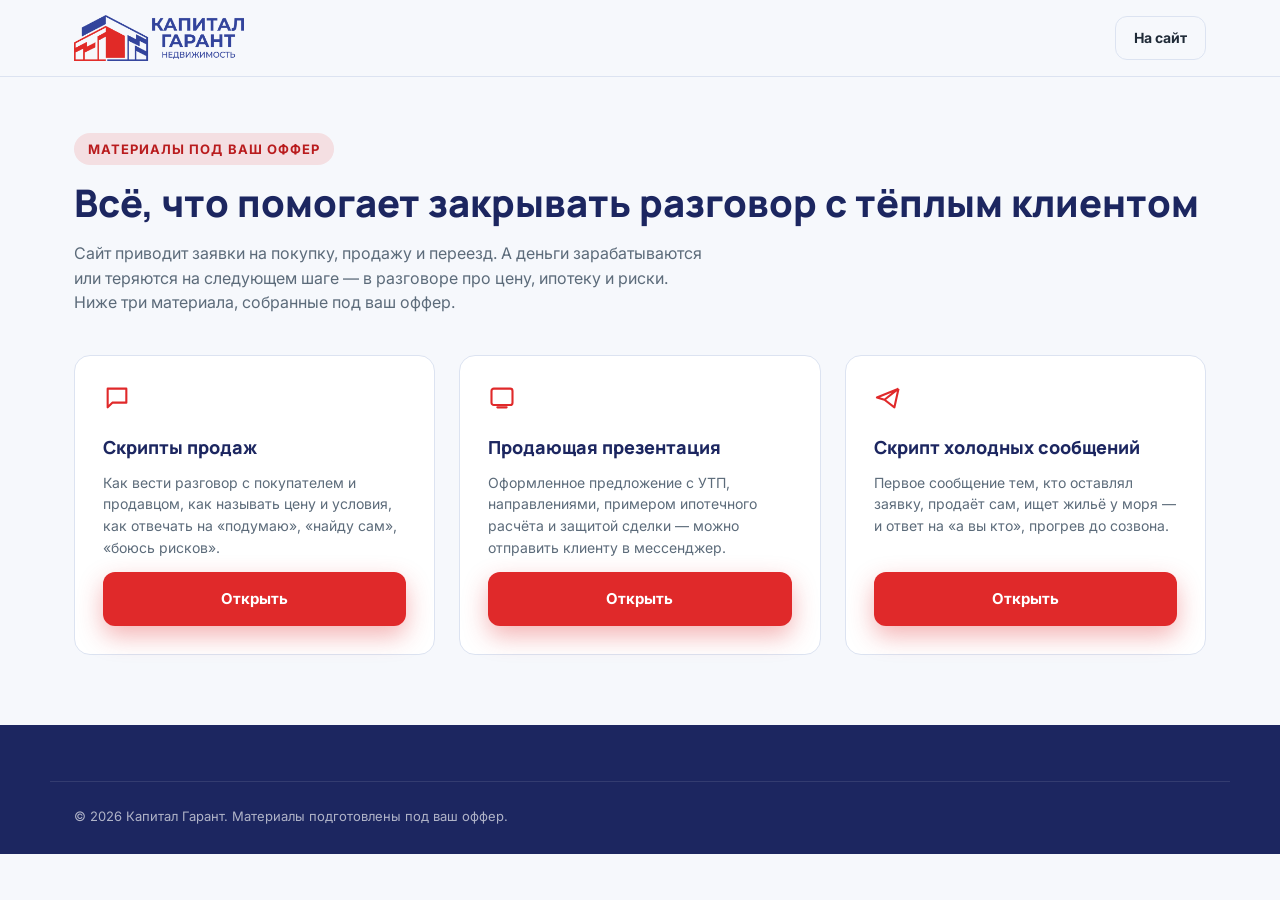
<file: materials.html>
<!DOCTYPE html>
<html lang="ru">
<head>
<meta charset="UTF-8">
<meta name="viewport" content="width=device-width, initial-scale=1.0">
<title>Материалы под ваш оффер — Капитал Гарант</title>
<link rel="icon" href="img/logo.png">
<link rel="preconnect" href="https://fonts.googleapis.com">
<link rel="preconnect" href="https://fonts.gstatic.com" crossorigin>
<link href="https://fonts.googleapis.com/css2?family=Inter:wght@400;500;600;700;800&family=Manrope:wght@500;600;700;800&display=swap" rel="stylesheet">
<link rel="stylesheet" href="styles.css">
</head>
<body>

<header class="doc-header">
  <div class="container doc-bar">
    <a href="index.html" class="logo" aria-label="Капитал Гарант"><img class="logo__img" src="img/logo.png" alt="Капитал Гарант — недвижимость" width="170" height="46"></a>
    <div class="doc-bar__actions">
      <a href="index.html" class="btn btn--ghost btn--sm">На сайт</a>
    </div>
  </div>
</header>

<main class="container doc-hero">
  <span class="section__tag">Материалы под ваш оффер</span>
  <h1>Всё, что помогает закрывать разговор с тёплым клиентом</h1>
  <p>Сайт приводит заявки на покупку, продажу и переезд. А деньги зарабатываются или теряются на следующем шаге — в разговоре про цену, ипотеку и риски. Ниже три материала, собранные под ваш оффер.</p>
</main>

<section class="container doc-section">
  <div class="material-grid">
    <div class="material-card">
      <div class="material-card__icon"><svg width="28" height="28" viewBox="0 0 24 24" fill="none"><path d="M4 4H20V16H8L4 20V4Z" stroke="#e0292a" stroke-width="1.8" stroke-linejoin="round"/></svg></div>
      <h3>Скрипты продаж</h3>
      <p>Как вести разговор с покупателем и продавцом, как называть цену и условия, как отвечать на «подумаю», «найду сам», «боюсь рисков».</p>
      <a href="scripts.html" class="btn btn--primary btn--block">Открыть</a>
    </div>
    <div class="material-card">
      <div class="material-card__icon"><svg width="28" height="28" viewBox="0 0 24 24" fill="none"><rect x="3" y="4" width="18" height="14" rx="2" stroke="#e0292a" stroke-width="1.8"/><path d="M8 20H16" stroke="#e0292a" stroke-width="1.8" stroke-linecap="round"/></svg></div>
      <h3>Продающая презентация</h3>
      <p>Оформленное предложение с УТП, направлениями, примером ипотечного расчёта и защитой сделки — можно отправить клиенту в мессенджер.</p>
      <a href="presentation.html" class="btn btn--primary btn--block">Открыть</a>
    </div>
    <div class="material-card">
      <div class="material-card__icon"><svg width="28" height="28" viewBox="0 0 24 24" fill="none"><path d="M21 4L2.5 11.5L9 13.5M21 4L17.5 20L9 13.5M21 4L9 13.5" stroke="#e0292a" stroke-width="1.8" stroke-linejoin="round"/></svg></div>
      <h3>Скрипт холодных сообщений</h3>
      <p>Первое сообщение тем, кто оставлял заявку, продаёт сам, ищет жильё у моря — и ответ на «а вы кто», прогрев до созвона.</p>
      <a href="outreach.html" class="btn btn--primary btn--block">Открыть</a>
    </div>
  </div>
</section>

<footer class="footer">
  <div class="container footer__bottom">
    <span>© <span id="year"></span> Капитал Гарант. Материалы подготовлены под ваш оффер.</span>
  </div>
</footer>

<script>document.getElementById('year').textContent = new Date().getFullYear();</script>
</body>
</html>
</file>
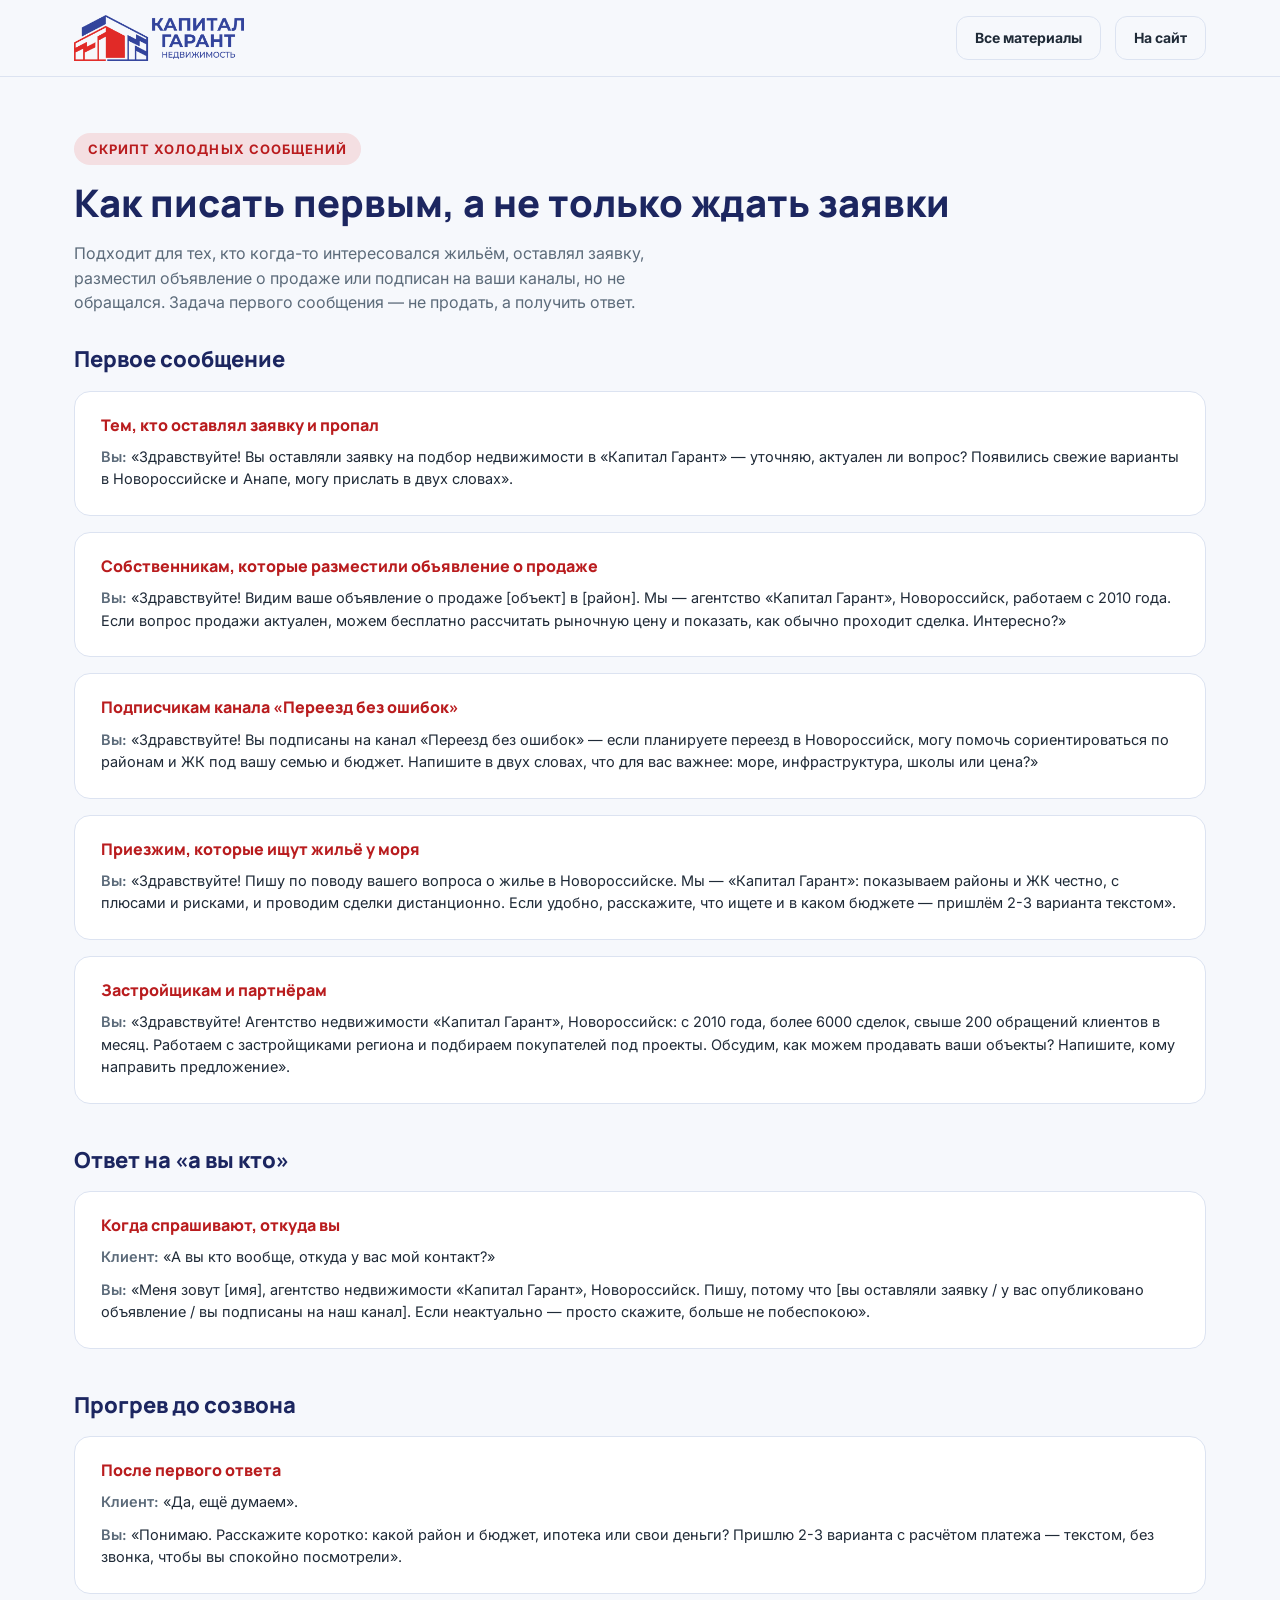
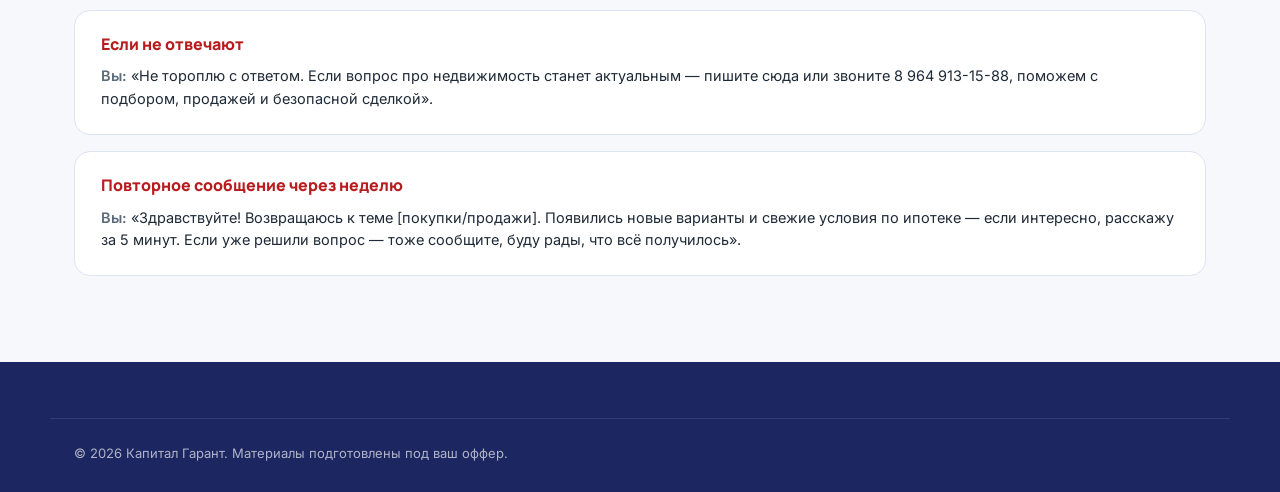
<file: outreach.html>
<!DOCTYPE html>
<html lang="ru">
<head>
<meta charset="UTF-8">
<meta name="viewport" content="width=device-width, initial-scale=1.0">
<title>Скрипт холодных сообщений — Капитал Гарант</title>
<link rel="icon" href="img/logo.png">
<link rel="preconnect" href="https://fonts.googleapis.com">
<link rel="preconnect" href="https://fonts.gstatic.com" crossorigin>
<link href="https://fonts.googleapis.com/css2?family=Inter:wght@400;500;600;700;800&family=Manrope:wght@500;600;700;800&display=swap" rel="stylesheet">
<link rel="stylesheet" href="styles.css">
</head>
<body>

<header class="doc-header">
  <div class="container doc-bar">
    <a href="index.html" class="logo" aria-label="Капитал Гарант"><img class="logo__img" src="img/logo.png" alt="Капитал Гарант — недвижимость" width="170" height="46"></a>
    <div class="doc-bar__actions">
      <a href="materials.html" class="btn btn--ghost btn--sm">Все материалы</a>
      <a href="index.html" class="btn btn--ghost btn--sm">На сайт</a>
    </div>
  </div>
</header>

<main class="container doc-hero">
  <span class="section__tag">Скрипт холодных сообщений</span>
  <h1>Как писать первым, а не только ждать заявки</h1>
  <p>Подходит для тех, кто когда-то интересовался жильём, оставлял заявку, разместил объявление о продаже или подписан на ваши каналы, но не обращался. Задача первого сообщения — не продать, а получить ответ.</p>
</main>

<section class="container doc-section">
  <h2>Первое сообщение</h2>
  <div class="script-block">
    <h3>Тем, кто оставлял заявку и пропал</h3>
    <p><span class="who">Вы:</span> «Здравствуйте! Вы оставляли заявку на подбор недвижимости в «Капитал Гарант» — уточняю, актуален ли вопрос? Появились свежие варианты в Новороссийске и Анапе, могу прислать в двух словах».</p>
  </div>
  <div class="script-block">
    <h3>Собственникам, которые разместили объявление о продаже</h3>
    <p><span class="who">Вы:</span> «Здравствуйте! Видим ваше объявление о продаже [объект] в [район]. Мы — агентство «Капитал Гарант», Новороссийск, работаем с 2010 года. Если вопрос продажи актуален, можем бесплатно рассчитать рыночную цену и показать, как обычно проходит сделка. Интересно?»</p>
  </div>
  <div class="script-block">
    <h3>Подписчикам канала «Переезд без ошибок»</h3>
    <p><span class="who">Вы:</span> «Здравствуйте! Вы подписаны на канал «Переезд без ошибок» — если планируете переезд в Новороссийск, могу помочь сориентироваться по районам и ЖК под вашу семью и бюджет. Напишите в двух словах, что для вас важнее: море, инфраструктура, школы или цена?»</p>
  </div>
  <div class="script-block">
    <h3>Приезжим, которые ищут жильё у моря</h3>
    <p><span class="who">Вы:</span> «Здравствуйте! Пишу по поводу вашего вопроса о жилье в Новороссийске. Мы — «Капитал Гарант»: показываем районы и ЖК честно, с плюсами и рисками, и проводим сделки дистанционно. Если удобно, расскажите, что ищете и в каком бюджете — пришлём 2-3 варианта текстом».</p>
  </div>
  <div class="script-block">
    <h3>Застройщикам и партнёрам</h3>
    <p><span class="who">Вы:</span> «Здравствуйте! Агентство недвижимости «Капитал Гарант», Новороссийск: с 2010 года, более 6000 сделок, свыше 200 обращений клиентов в месяц. Работаем с застройщиками региона и подбираем покупателей под проекты. Обсудим, как можем продавать ваши объекты? Напишите, кому направить предложение».</p>
  </div>

  <h2>Ответ на «а вы кто»</h2>
  <div class="script-block">
    <h3>Когда спрашивают, откуда вы</h3>
    <p><span class="who">Клиент:</span> «А вы кто вообще, откуда у вас мой контакт?»</p>
    <p><span class="who">Вы:</span> «Меня зовут [имя], агентство недвижимости «Капитал Гарант», Новороссийск. Пишу, потому что [вы оставляли заявку / у вас опубликовано объявление / вы подписаны на наш канал]. Если неактуально — просто скажите, больше не побеспокою».</p>
  </div>

  <h2>Прогрев до созвона</h2>
  <div class="script-block">
    <h3>После первого ответа</h3>
    <p><span class="who">Клиент:</span> «Да, ещё думаем».</p>
    <p><span class="who">Вы:</span> «Понимаю. Расскажите коротко: какой район и бюджет, ипотека или свои деньги? Пришлю 2-3 варианта с расчётом платежа — текстом, без звонка, чтобы вы спокойно посмотрели».</p>
  </div>
  <div class="script-block">
    <h3>Если не отвечают</h3>
    <p><span class="who">Вы:</span> «Не тороплю с ответом. Если вопрос про недвижимость станет актуальным — пишите сюда или звоните 8 964 913-15-88, поможем с подбором, продажей и безопасной сделкой».</p>
  </div>
  <div class="script-block">
    <h3>Повторное сообщение через неделю</h3>
    <p><span class="who">Вы:</span> «Здравствуйте! Возвращаюсь к теме [покупки/продажи]. Появились новые варианты и свежие условия по ипотеке — если интересно, расскажу за 5 минут. Если уже решили вопрос — тоже сообщите, буду рады, что всё получилось».</p>
  </div>
</section>

<footer class="footer">
  <div class="container footer__bottom">
    <span>© <span id="year"></span> Капитал Гарант. Материалы подготовлены под ваш оффер.</span>
  </div>
</footer>

<script>document.getElementById('year').textContent = new Date().getFullYear();</script>
</body>
</html>
</file>
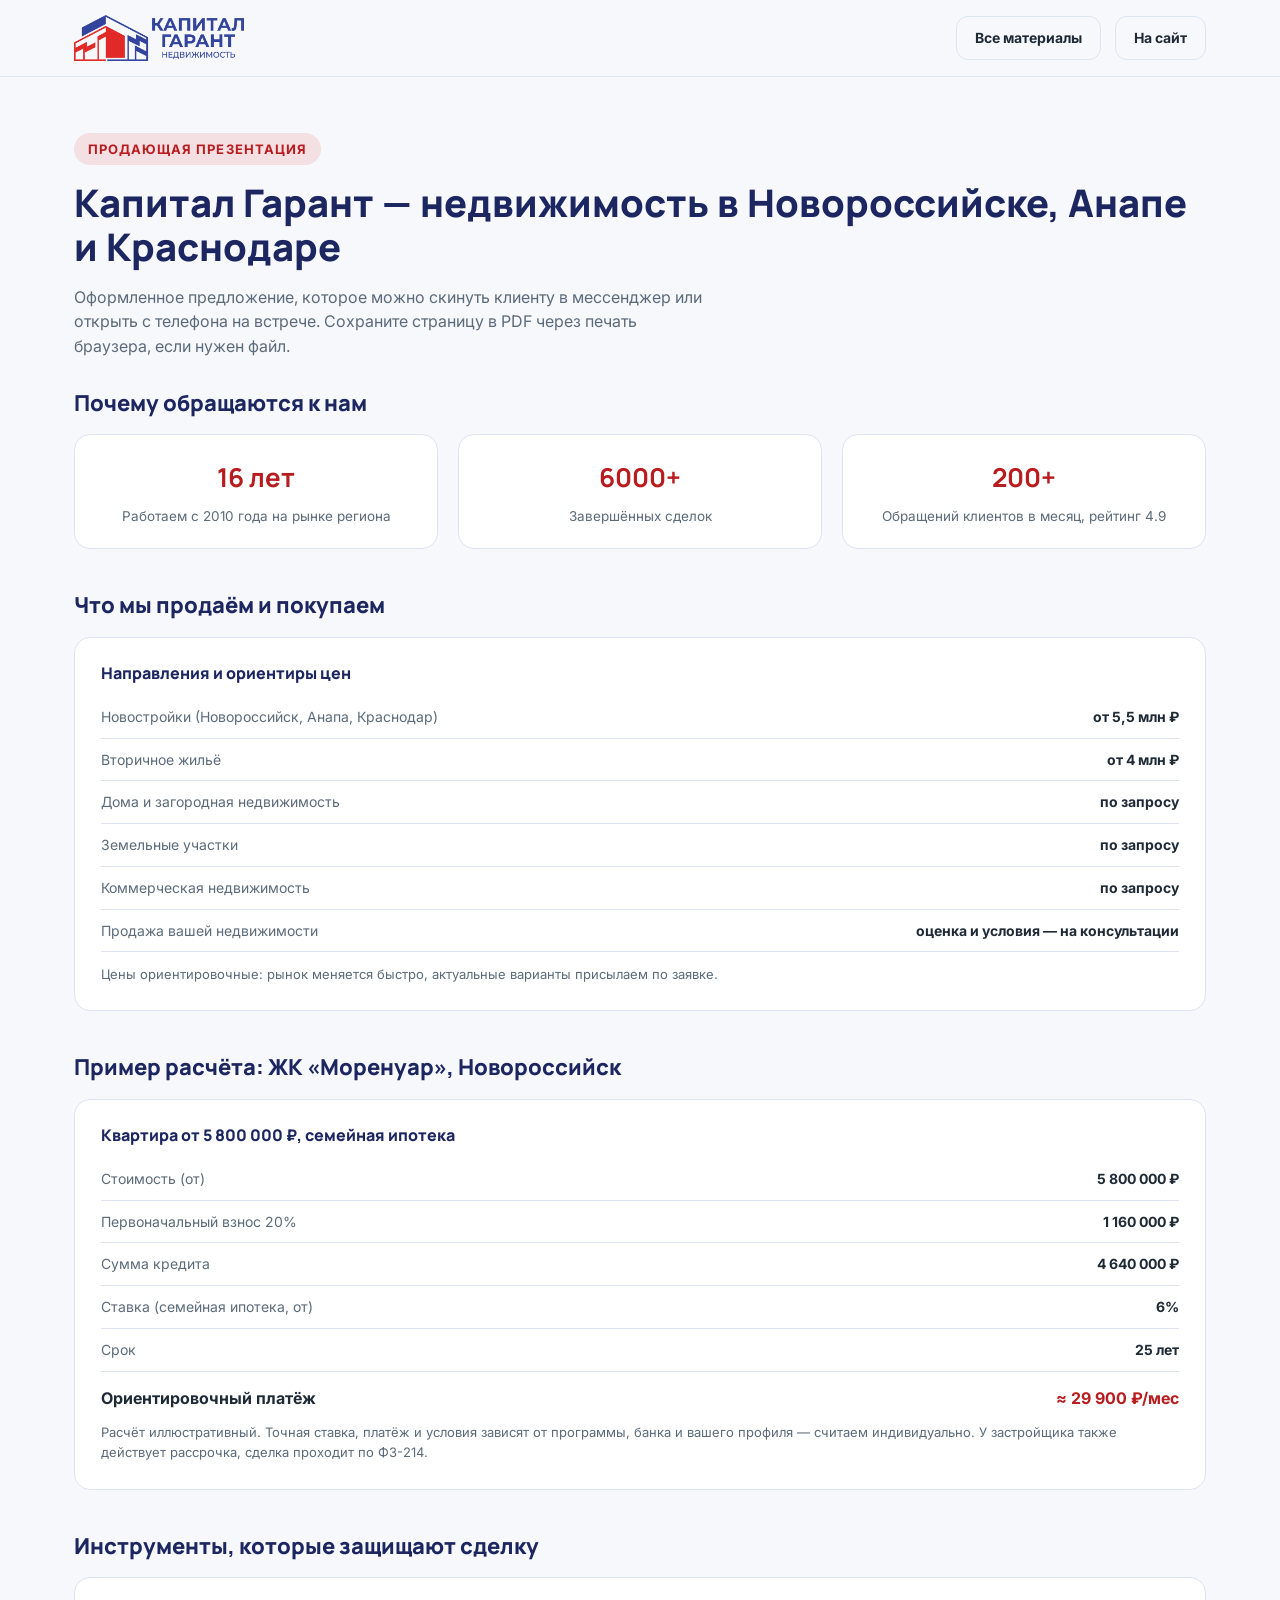
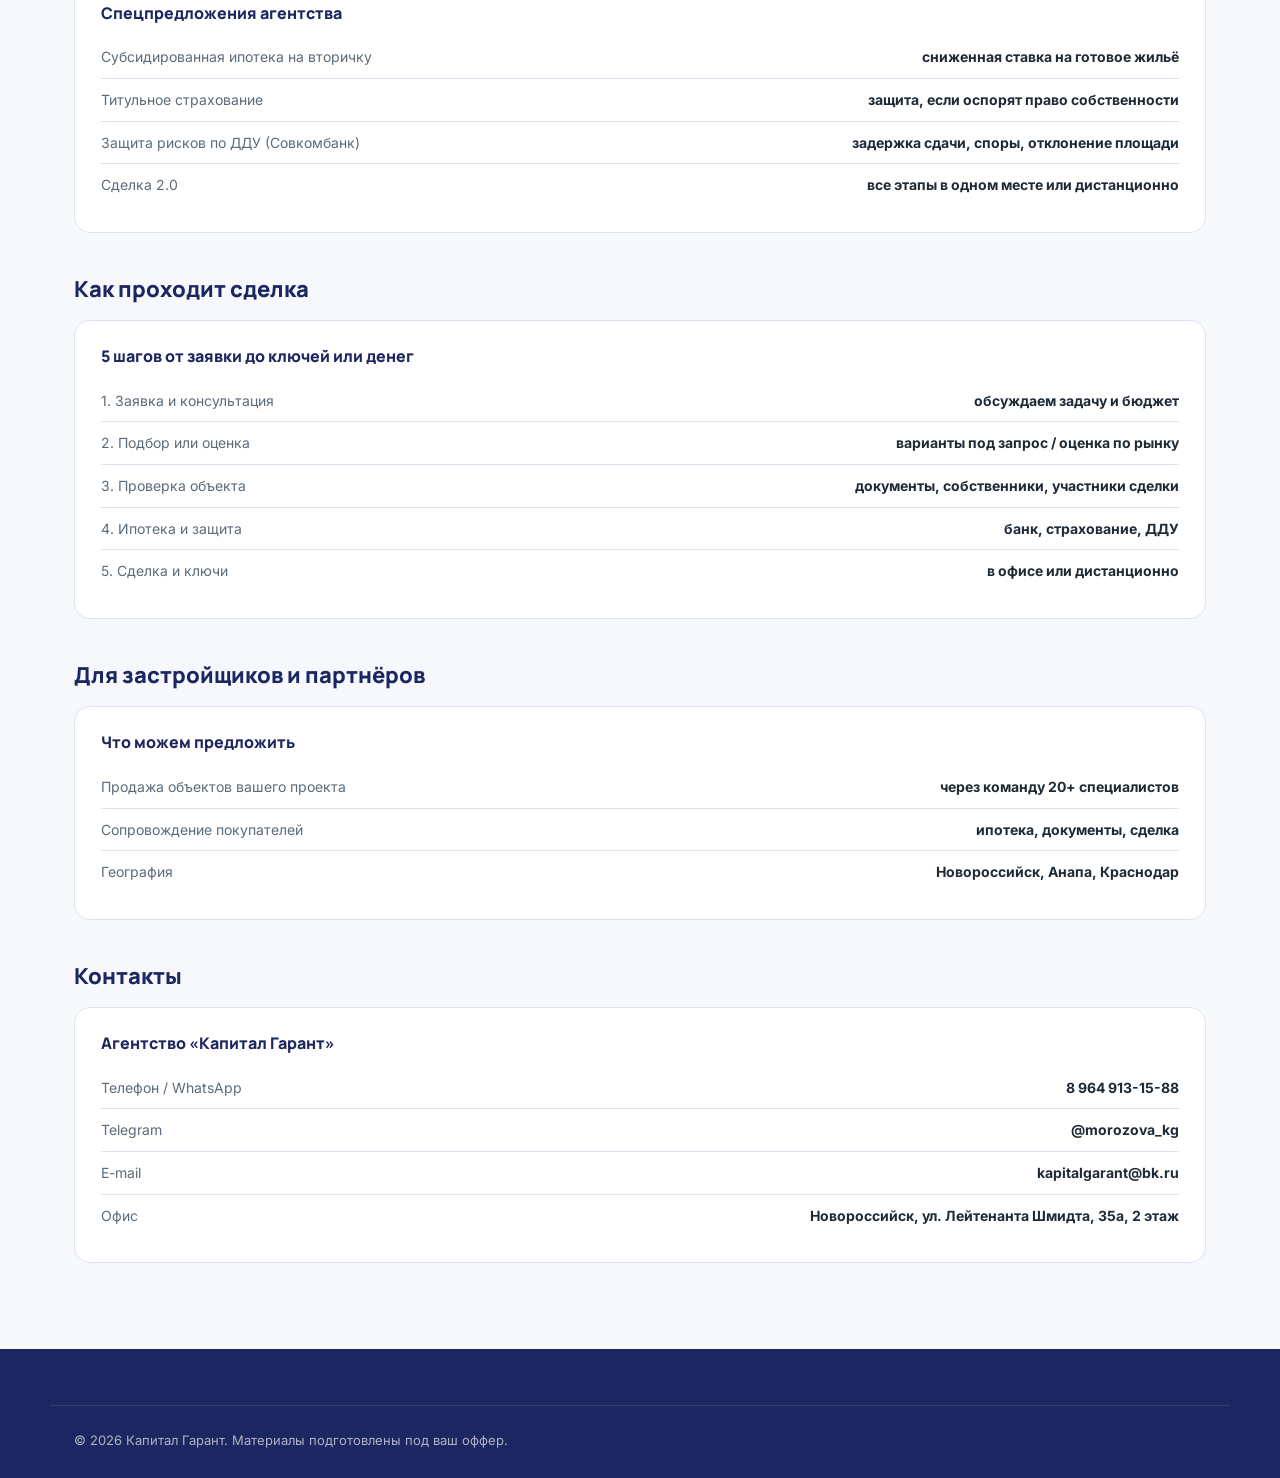
<file: presentation.html>
<!DOCTYPE html>
<html lang="ru">
<head>
<meta charset="UTF-8">
<meta name="viewport" content="width=device-width, initial-scale=1.0">
<title>Продающая презентация — Капитал Гарант</title>
<link rel="icon" href="img/logo.png">
<link rel="preconnect" href="https://fonts.googleapis.com">
<link rel="preconnect" href="https://fonts.gstatic.com" crossorigin>
<link href="https://fonts.googleapis.com/css2?family=Inter:wght@400;500;600;700;800&family=Manrope:wght@500;600;700;800&display=swap" rel="stylesheet">
<link rel="stylesheet" href="styles.css">
</head>
<body>

<header class="doc-header">
  <div class="container doc-bar">
    <a href="index.html" class="logo" aria-label="Капитал Гарант"><img class="logo__img" src="img/logo.png" alt="Капитал Гарант — недвижимость" width="170" height="46"></a>
    <div class="doc-bar__actions">
      <a href="materials.html" class="btn btn--ghost btn--sm">Все материалы</a>
      <a href="index.html" class="btn btn--ghost btn--sm">На сайт</a>
    </div>
  </div>
</header>

<main class="container doc-hero">
  <span class="section__tag">Продающая презентация</span>
  <h1>Капитал Гарант — недвижимость в Новороссийске, Анапе и Краснодаре</h1>
  <p>Оформленное предложение, которое можно скинуть клиенту в мессенджер или открыть с телефона на встрече. Сохраните страницу в PDF через печать браузера, если нужен файл.</p>
</main>

<section class="container doc-section">
  <h2>Почему обращаются к нам</h2>
  <div class="usp-grid">
    <div class="usp"><span class="usp__num">16 лет</span><p>Работаем с 2010 года на рынке региона</p></div>
    <div class="usp"><span class="usp__num">6000+</span><p>Завершённых сделок</p></div>
    <div class="usp"><span class="usp__num">200+</span><p>Обращений клиентов в месяц, рейтинг 4.9</p></div>
  </div>

  <h2>Что мы продаём и покупаем</h2>
  <div class="calc-box">
    <h3>Направления и ориентиры цен</h3>
    <div class="calc-row"><span>Новостройки (Новороссийск, Анапа, Краснодар)</span><b>от 5,5 млн ₽</b></div>
    <div class="calc-row"><span>Вторичное жильё</span><b>от 4 млн ₽</b></div>
    <div class="calc-row"><span>Дома и загородная недвижимость</span><b>по запросу</b></div>
    <div class="calc-row"><span>Земельные участки</span><b>по запросу</b></div>
    <div class="calc-row"><span>Коммерческая недвижимость</span><b>по запросу</b></div>
    <div class="calc-row"><span>Продажа вашей недвижимости</span><b>оценка и условия — на консультации</b></div>
    <p style="font-size:13px;color:var(--clr-text-muted);margin-top:12px">Цены ориентировочные: рынок меняется быстро, актуальные варианты присылаем по заявке.</p>
  </div>

  <h2>Пример расчёта: ЖК «Моренуар», Новороссийск</h2>
  <div class="calc-box">
    <h3>Квартира от 5 800 000 ₽, семейная ипотека</h3>
    <div class="calc-row"><span>Стоимость (от)</span><b>5 800 000 ₽</b></div>
    <div class="calc-row"><span>Первоначальный взнос 20%</span><b>1 160 000 ₽</b></div>
    <div class="calc-row"><span>Сумма кредита</span><b>4 640 000 ₽</b></div>
    <div class="calc-row"><span>Ставка (семейная ипотека, от)</span><b>6%</b></div>
    <div class="calc-row"><span>Срок</span><b>25 лет</b></div>
    <div class="calc-total"><span>Ориентировочный платёж</span><b>≈ 29 900 ₽/мес</b></div>
    <p style="font-size:13px;color:var(--clr-text-muted);margin-top:12px">Расчёт иллюстративный. Точная ставка, платёж и условия зависят от программы, банка и вашего профиля — считаем индивидуально. У застройщика также действует рассрочка, сделка проходит по ФЗ-214.</p>
  </div>

  <h2>Инструменты, которые защищают сделку</h2>
  <div class="calc-box">
    <h3>Спецпредложения агентства</h3>
    <div class="calc-row"><span>Субсидированная ипотека на вторичку</span><b>сниженная ставка на готовое жильё</b></div>
    <div class="calc-row"><span>Титульное страхование</span><b>защита, если оспорят право собственности</b></div>
    <div class="calc-row"><span>Защита рисков по ДДУ (Совкомбанк)</span><b>задержка сдачи, споры, отклонение площади</b></div>
    <div class="calc-row"><span>Сделка 2.0</span><b>все этапы в одном месте или дистанционно</b></div>
  </div>

  <h2>Как проходит сделка</h2>
  <div class="calc-box">
    <h3>5 шагов от заявки до ключей или денег</h3>
    <div class="calc-row"><span>1. Заявка и консультация</span><b>обсуждаем задачу и бюджет</b></div>
    <div class="calc-row"><span>2. Подбор или оценка</span><b>варианты под запрос / оценка по рынку</b></div>
    <div class="calc-row"><span>3. Проверка объекта</span><b>документы, собственники, участники сделки</b></div>
    <div class="calc-row"><span>4. Ипотека и защита</span><b>банк, страхование, ДДУ</b></div>
    <div class="calc-row"><span>5. Сделка и ключи</span><b>в офисе или дистанционно</b></div>
  </div>

  <h2>Для застройщиков и партнёров</h2>
  <div class="calc-box">
    <h3>Что можем предложить</h3>
    <div class="calc-row"><span>Продажа объектов вашего проекта</span><b>через команду 20+ специалистов</b></div>
    <div class="calc-row"><span>Сопровождение покупателей</span><b>ипотека, документы, сделка</b></div>
    <div class="calc-row"><span>География</span><b>Новороссийск, Анапа, Краснодар</b></div>
  </div>

  <h2>Контакты</h2>
  <div class="calc-box">
    <h3>Агентство «Капитал Гарант»</h3>
    <div class="calc-row"><span>Телефон / WhatsApp</span><b>8 964 913-15-88</b></div>
    <div class="calc-row"><span>Telegram</span><b>@morozova_kg</b></div>
    <div class="calc-row"><span>E-mail</span><b>kapitalgarant@bk.ru</b></div>
    <div class="calc-row"><span>Офис</span><b>Новороссийск, ул. Лейтенанта Шмидта, 35а, 2 этаж</b></div>
  </div>
</section>

<footer class="footer">
  <div class="container footer__bottom">
    <span>© <span id="year"></span> Капитал Гарант. Материалы подготовлены под ваш оффер.</span>
  </div>
</footer>

<script>document.getElementById('year').textContent = new Date().getFullYear();</script>
</body>
</html>
</file>
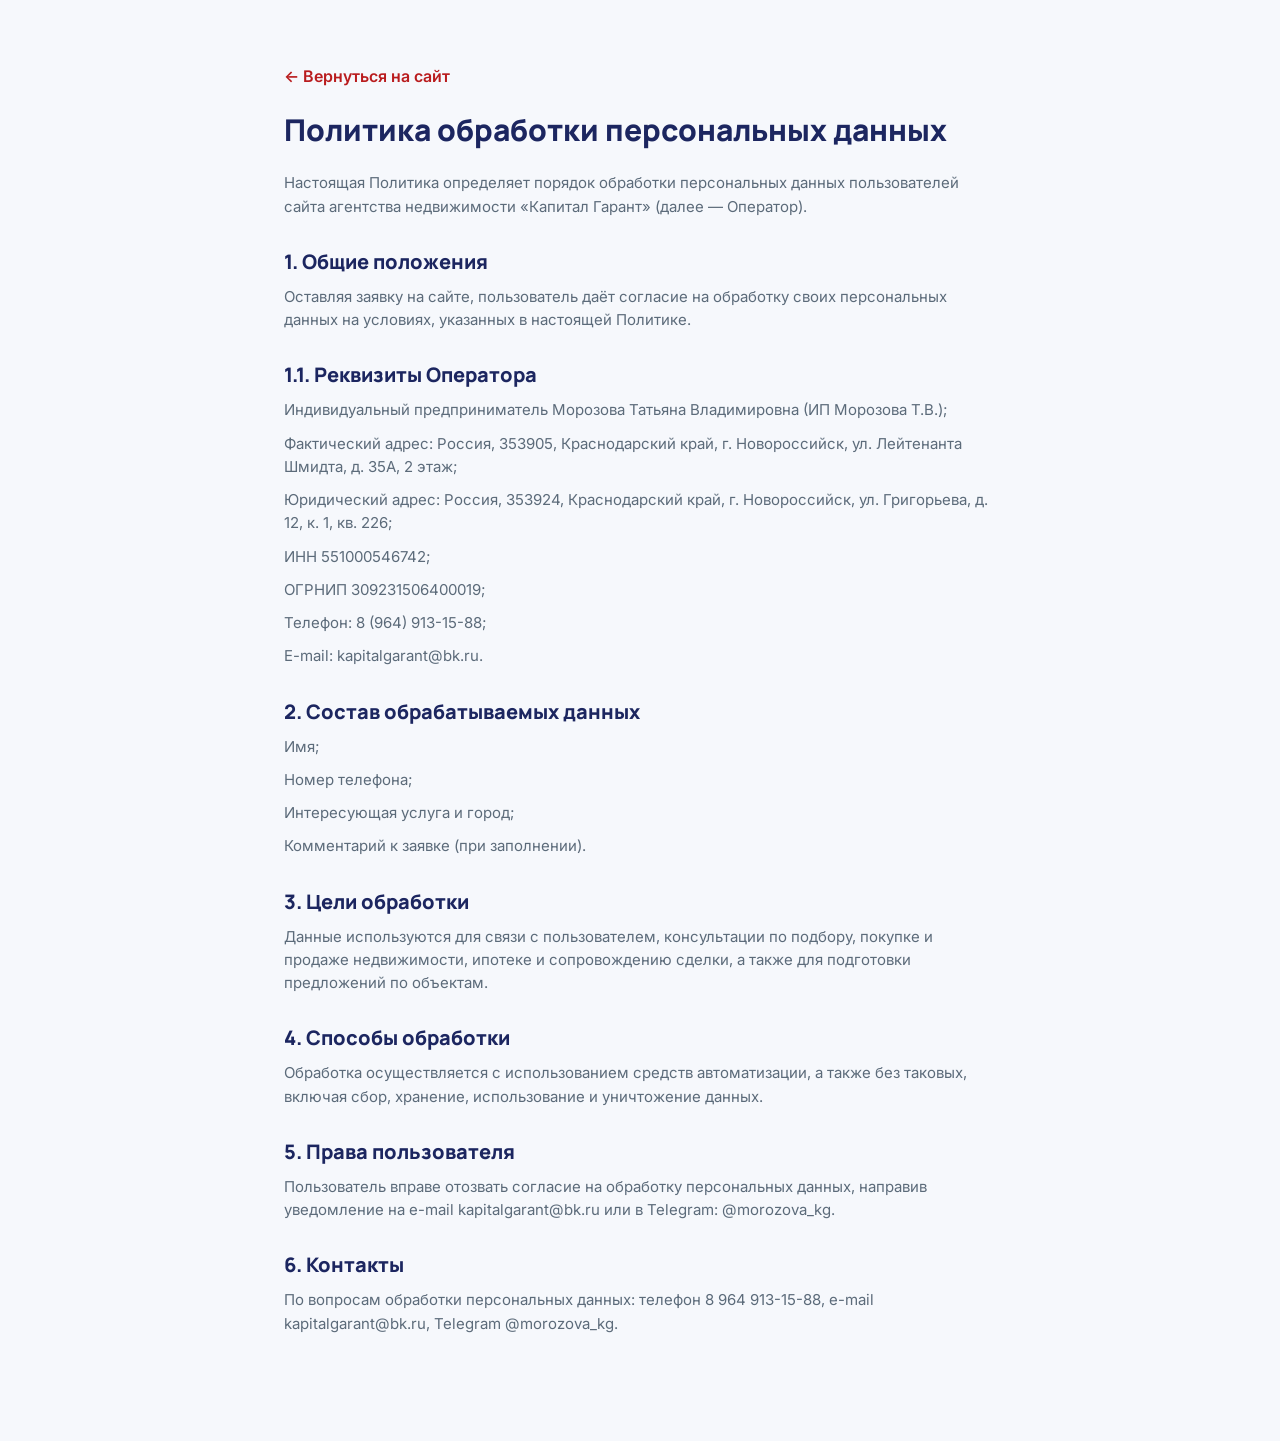
<file: privacy.html>
<!DOCTYPE html>
<html lang="ru">
<head>
<meta charset="UTF-8">
<meta name="viewport" content="width=device-width, initial-scale=1.0">
<title>Политика обработки персональных данных — Капитал Гарант</title>
<link rel="preconnect" href="https://fonts.googleapis.com">
<link rel="preconnect" href="https://fonts.gstatic.com" crossorigin>
<link href="https://fonts.googleapis.com/css2?family=Inter:wght@400;500;600;700;800&family=Manrope:wght@500;600;700;800&display=swap" rel="stylesheet">
<link rel="stylesheet" href="styles.css">
<style>
  .doc { max-width: 760px; margin: 0 auto; padding: 64px 24px 96px; }
  .doc h1 { font-size: 30px; margin-bottom: 24px; }
  .doc h2 { font-size: 20px; margin: 32px 0 12px; }
  .doc p, .doc li { color: var(--clr-text-muted); font-size: 15px; margin-bottom: 10px; }
  .doc a.back { display:inline-block; margin-bottom: 24px; font-weight:600; color: var(--clr-red-dark); }
</style>
</head>
<body>
<div class="doc">
  <a href="index.html" class="back">← Вернуться на сайт</a>
  <h1>Политика обработки персональных данных</h1>
  <p>Настоящая Политика определяет порядок обработки персональных данных пользователей сайта агентства недвижимости «Капитал Гарант» (далее — Оператор).</p>

  <h2>1. Общие положения</h2>
  <p>Оставляя заявку на сайте, пользователь даёт согласие на обработку своих персональных данных на условиях, указанных в настоящей Политике.</p>

  <h2>1.1. Реквизиты Оператора</h2>
  <ul>
    <li>Индивидуальный предприниматель Морозова Татьяна Владимировна (ИП Морозова Т.В.);</li>
    <li>Фактический адрес: Россия, 353905, Краснодарский край, г. Новороссийск, ул. Лейтенанта Шмидта, д. 35А, 2 этаж;</li>
    <li>Юридический адрес: Россия, 353924, Краснодарский край, г. Новороссийск, ул. Григорьева, д. 12, к. 1, кв. 226;</li>
    <li>ИНН 551000546742;</li>
    <li>ОГРНИП 309231506400019;</li>
    <li>Телефон: 8 (964) 913-15-88;</li>
    <li>E-mail: kapitalgarant@bk.ru.</li>
  </ul>

  <h2>2. Состав обрабатываемых данных</h2>
  <ul>
    <li>Имя;</li>
    <li>Номер телефона;</li>
    <li>Интересующая услуга и город;</li>
    <li>Комментарий к заявке (при заполнении).</li>
  </ul>

  <h2>3. Цели обработки</h2>
  <p>Данные используются для связи с пользователем, консультации по подбору, покупке и продаже недвижимости, ипотеке и сопровождению сделки, а также для подготовки предложений по объектам.</p>

  <h2>4. Способы обработки</h2>
  <p>Обработка осуществляется с использованием средств автоматизации, а также без таковых, включая сбор, хранение, использование и уничтожение данных.</p>

  <h2>5. Права пользователя</h2>
  <p>Пользователь вправе отозвать согласие на обработку персональных данных, направив уведомление на e-mail kapitalgarant@bk.ru или в Telegram: @morozova_kg.</p>

  <h2>6. Контакты</h2>
  <p>По вопросам обработки персональных данных: телефон 8 964 913-15-88, e-mail kapitalgarant@bk.ru, Telegram @morozova_kg.</p>
</div>
</body>
</html>
</file>
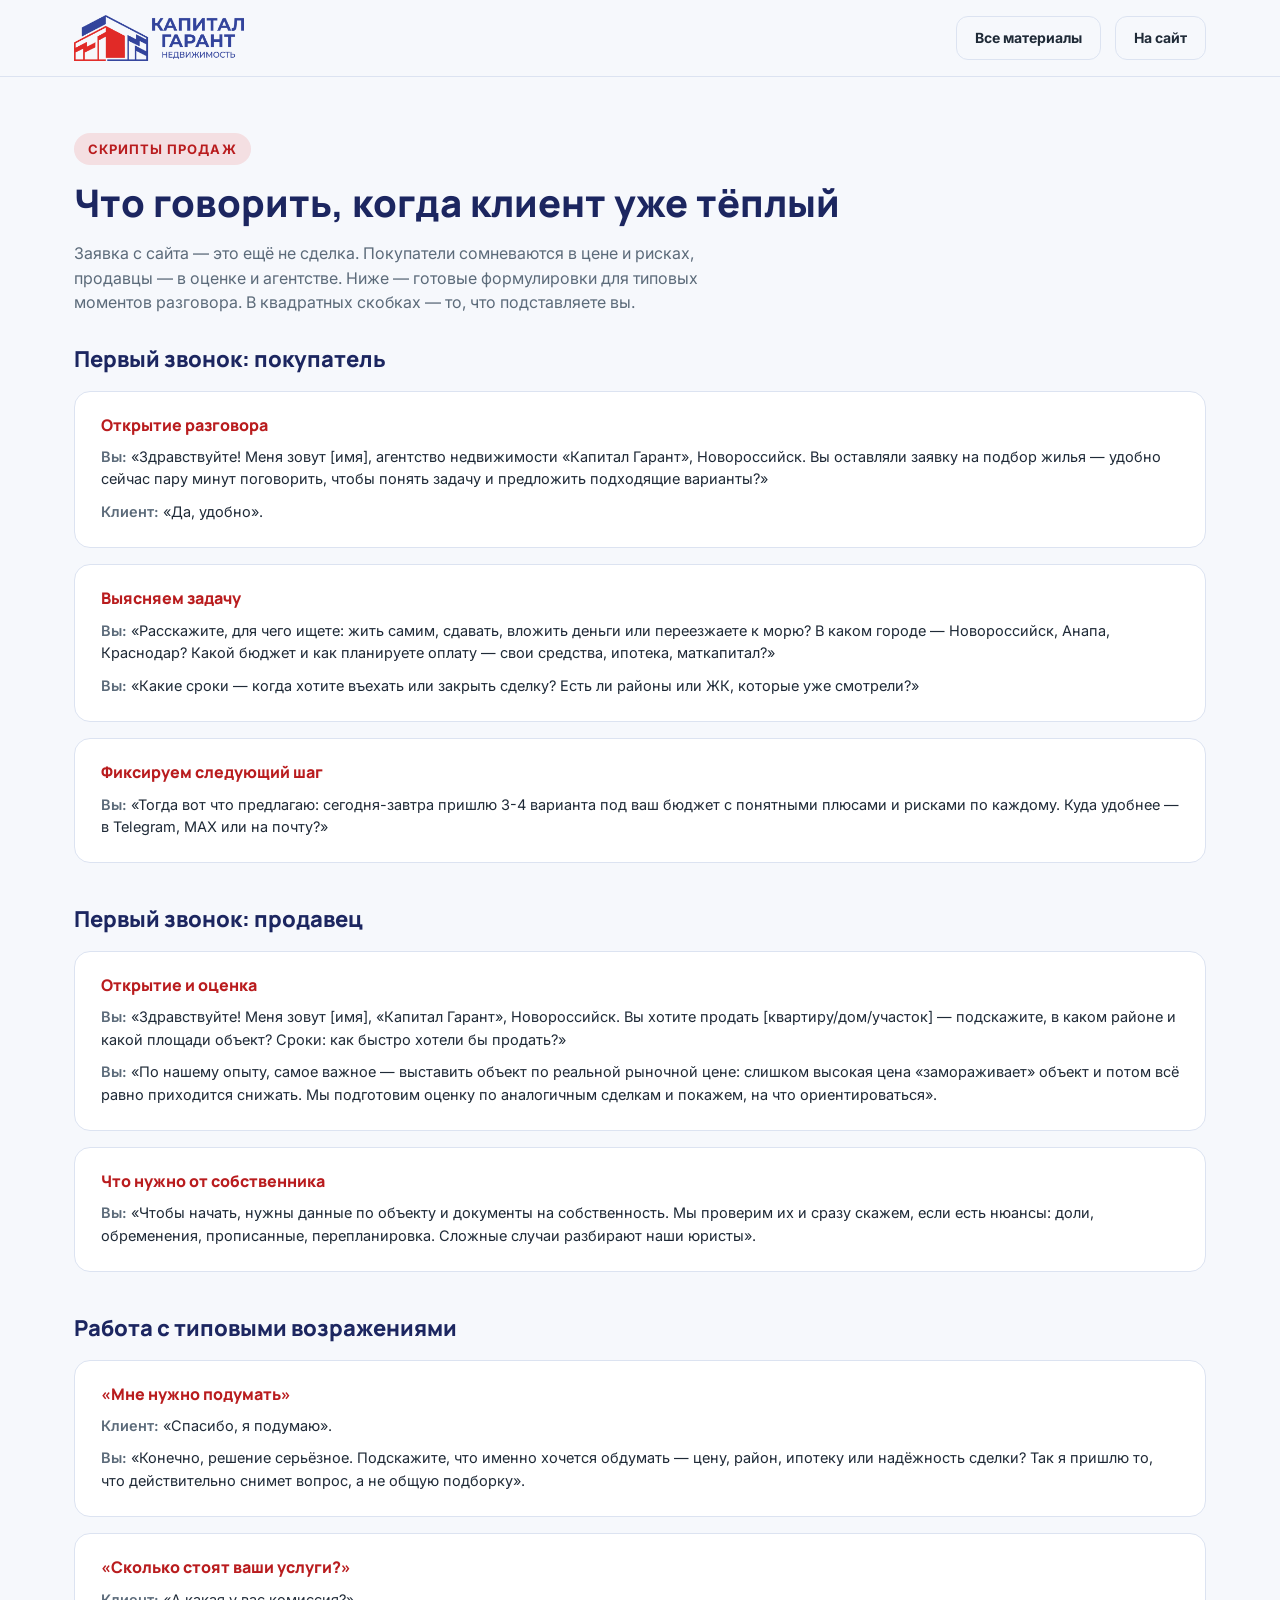
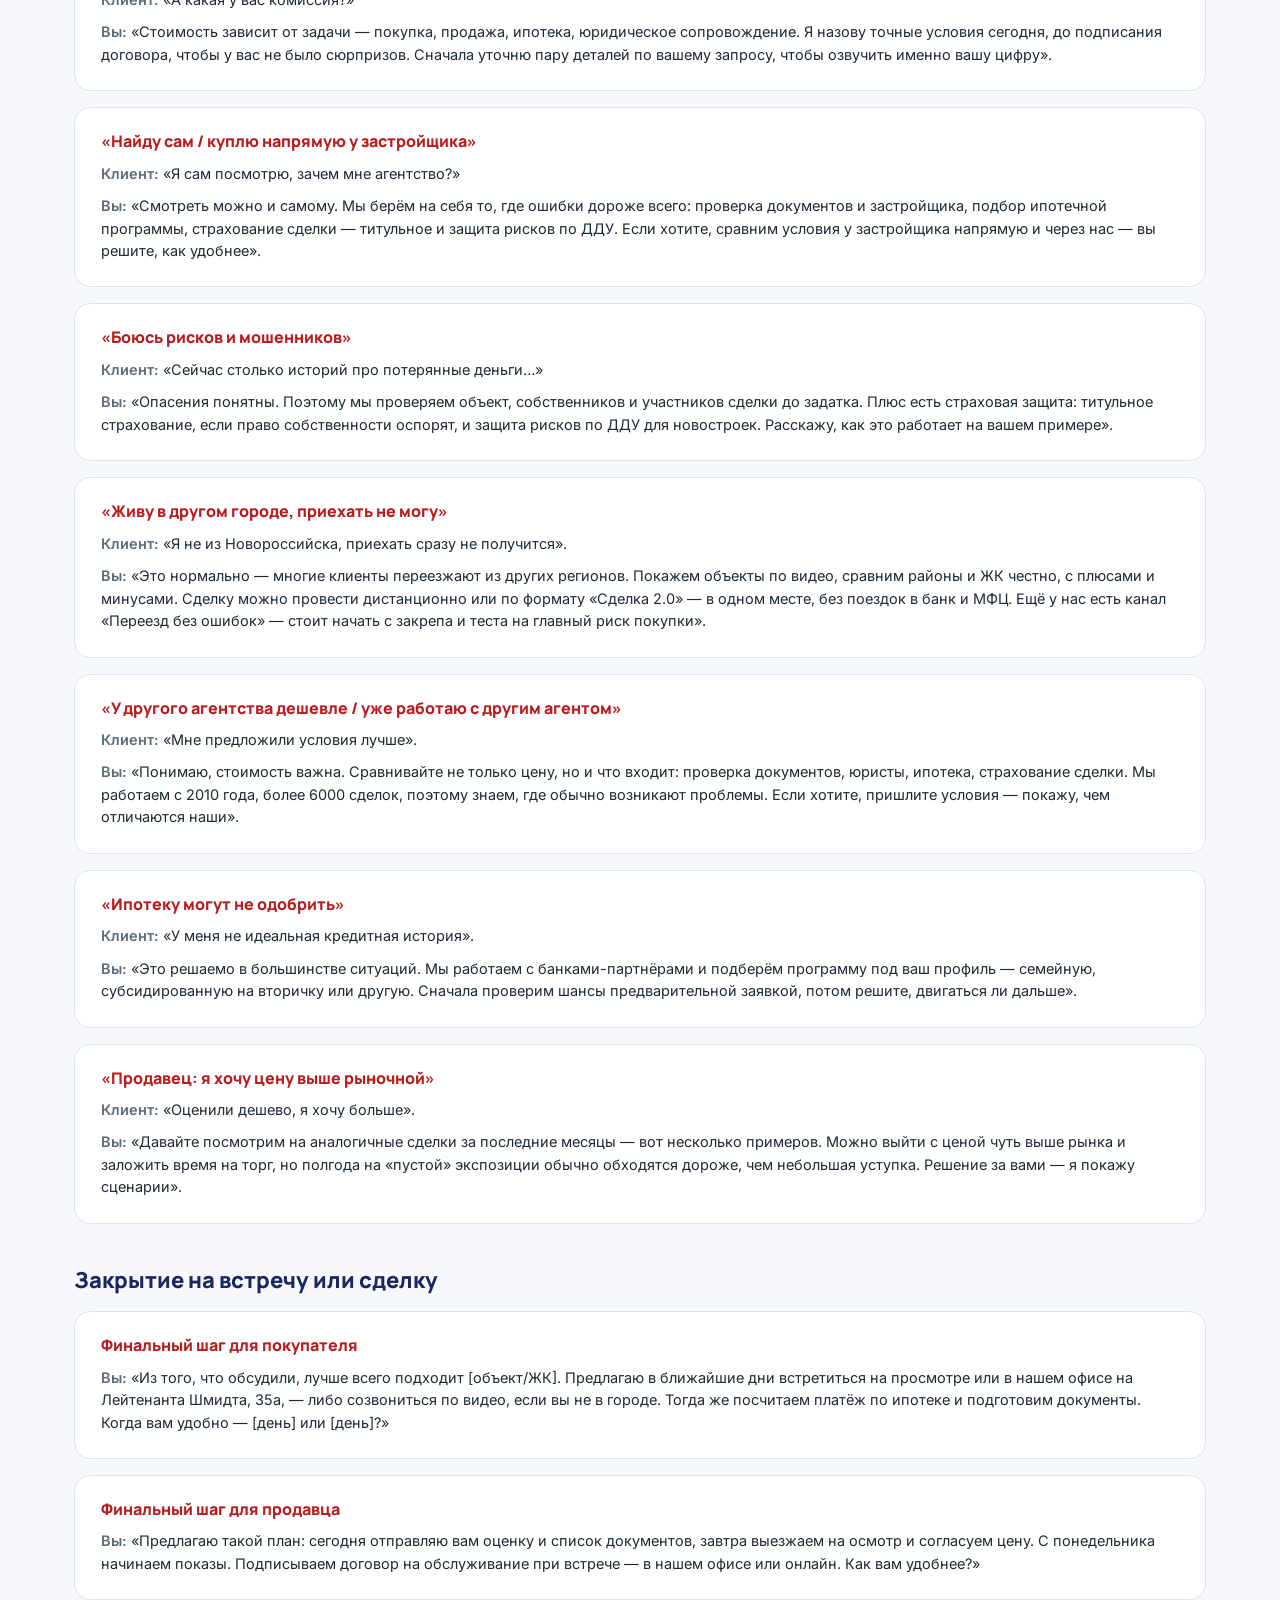
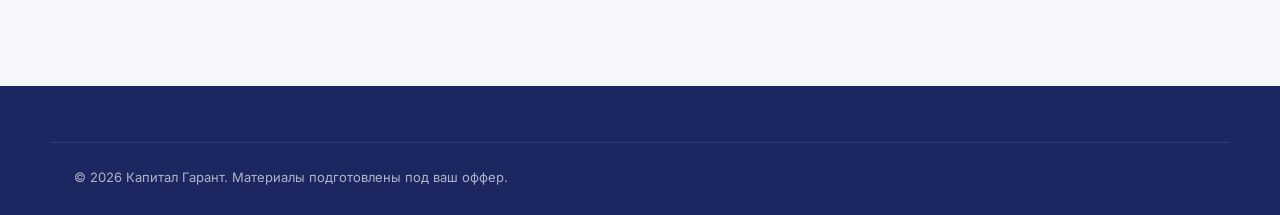
<file: scripts.html>
<!DOCTYPE html>
<html lang="ru">
<head>
<meta charset="UTF-8">
<meta name="viewport" content="width=device-width, initial-scale=1.0">
<title>Скрипты продаж — Капитал Гарант</title>
<link rel="icon" href="img/logo.png">
<link rel="preconnect" href="https://fonts.googleapis.com">
<link rel="preconnect" href="https://fonts.gstatic.com" crossorigin>
<link href="https://fonts.googleapis.com/css2?family=Inter:wght@400;500;600;700;800&family=Manrope:wght@500;600;700;800&display=swap" rel="stylesheet">
<link rel="stylesheet" href="styles.css">
</head>
<body>

<header class="doc-header">
  <div class="container doc-bar">
    <a href="index.html" class="logo" aria-label="Капитал Гарант"><img class="logo__img" src="img/logo.png" alt="Капитал Гарант — недвижимость" width="170" height="46"></a>
    <div class="doc-bar__actions">
      <a href="materials.html" class="btn btn--ghost btn--sm">Все материалы</a>
      <a href="index.html" class="btn btn--ghost btn--sm">На сайт</a>
    </div>
  </div>
</header>

<main class="container doc-hero">
  <span class="section__tag">Скрипты продаж</span>
  <h1>Что говорить, когда клиент уже тёплый</h1>
  <p>Заявка с сайта — это ещё не сделка. Покупатели сомневаются в цене и рисках, продавцы — в оценке и агентстве. Ниже — готовые формулировки для типовых моментов разговора. В квадратных скобках — то, что подставляете вы.</p>
</main>

<section class="container doc-section">
  <h2>Первый звонок: покупатель</h2>
  <div class="script-block">
    <h3>Открытие разговора</h3>
    <p><span class="who">Вы:</span> «Здравствуйте! Меня зовут [имя], агентство недвижимости «Капитал Гарант», Новороссийск. Вы оставляли заявку на подбор жилья — удобно сейчас пару минут поговорить, чтобы понять задачу и предложить подходящие варианты?»</p>
    <p><span class="who">Клиент:</span> «Да, удобно».</p>
  </div>
  <div class="script-block">
    <h3>Выясняем задачу</h3>
    <p><span class="who">Вы:</span> «Расскажите, для чего ищете: жить самим, сдавать, вложить деньги или переезжаете к морю? В каком городе — Новороссийск, Анапа, Краснодар? Какой бюджет и как планируете оплату — свои средства, ипотека, маткапитал?»</p>
    <p><span class="who">Вы:</span> «Какие сроки — когда хотите въехать или закрыть сделку? Есть ли районы или ЖК, которые уже смотрели?»</p>
  </div>
  <div class="script-block">
    <h3>Фиксируем следующий шаг</h3>
    <p><span class="who">Вы:</span> «Тогда вот что предлагаю: сегодня-завтра пришлю 3-4 варианта под ваш бюджет с понятными плюсами и рисками по каждому. Куда удобнее — в Telegram, MAX или на почту?»</p>
  </div>

  <h2>Первый звонок: продавец</h2>
  <div class="script-block">
    <h3>Открытие и оценка</h3>
    <p><span class="who">Вы:</span> «Здравствуйте! Меня зовут [имя], «Капитал Гарант», Новороссийск. Вы хотите продать [квартиру/дом/участок] — подскажите, в каком районе и какой площади объект? Сроки: как быстро хотели бы продать?»</p>
    <p><span class="who">Вы:</span> «По нашему опыту, самое важное — выставить объект по реальной рыночной цене: слишком высокая цена «замораживает» объект и потом всё равно приходится снижать. Мы подготовим оценку по аналогичным сделкам и покажем, на что ориентироваться».</p>
  </div>
  <div class="script-block">
    <h3>Что нужно от собственника</h3>
    <p><span class="who">Вы:</span> «Чтобы начать, нужны данные по объекту и документы на собственность. Мы проверим их и сразу скажем, если есть нюансы: доли, обременения, прописанные, перепланировка. Сложные случаи разбирают наши юристы».</p>
  </div>

  <h2>Работа с типовыми возражениями</h2>
  <div class="script-block">
    <h3>«Мне нужно подумать»</h3>
    <p><span class="who">Клиент:</span> «Спасибо, я подумаю».</p>
    <p><span class="who">Вы:</span> «Конечно, решение серьёзное. Подскажите, что именно хочется обдумать — цену, район, ипотеку или надёжность сделки? Так я пришлю то, что действительно снимет вопрос, а не общую подборку».</p>
  </div>
  <div class="script-block">
    <h3>«Сколько стоят ваши услуги?»</h3>
    <p><span class="who">Клиент:</span> «А какая у вас комиссия?»</p>
    <p><span class="who">Вы:</span> «Стоимость зависит от задачи — покупка, продажа, ипотека, юридическое сопровождение. Я назову точные условия сегодня, до подписания договора, чтобы у вас не было сюрпризов. Сначала уточню пару деталей по вашему запросу, чтобы озвучить именно вашу цифру».</p>
  </div>
  <div class="script-block">
    <h3>«Найду сам / куплю напрямую у застройщика»</h3>
    <p><span class="who">Клиент:</span> «Я сам посмотрю, зачем мне агентство?»</p>
    <p><span class="who">Вы:</span> «Смотреть можно и самому. Мы берём на себя то, где ошибки дороже всего: проверка документов и застройщика, подбор ипотечной программы, страхование сделки — титульное и защита рисков по ДДУ. Если хотите, сравним условия у застройщика напрямую и через нас — вы решите, как удобнее».</p>
  </div>
  <div class="script-block">
    <h3>«Боюсь рисков и мошенников»</h3>
    <p><span class="who">Клиент:</span> «Сейчас столько историй про потерянные деньги…»</p>
    <p><span class="who">Вы:</span> «Опасения понятны. Поэтому мы проверяем объект, собственников и участников сделки до задатка. Плюс есть страховая защита: титульное страхование, если право собственности оспорят, и защита рисков по ДДУ для новостроек. Расскажу, как это работает на вашем примере».</p>
  </div>
  <div class="script-block">
    <h3>«Живу в другом городе, приехать не могу»</h3>
    <p><span class="who">Клиент:</span> «Я не из Новороссийска, приехать сразу не получится».</p>
    <p><span class="who">Вы:</span> «Это нормально — многие клиенты переезжают из других регионов. Покажем объекты по видео, сравним районы и ЖК честно, с плюсами и минусами. Сделку можно провести дистанционно или по формату «Сделка 2.0» — в одном месте, без поездок в банк и МФЦ. Ещё у нас есть канал «Переезд без ошибок» — стоит начать с закрепа и теста на главный риск покупки».</p>
  </div>
  <div class="script-block">
    <h3>«У другого агентства дешевле / уже работаю с другим агентом»</h3>
    <p><span class="who">Клиент:</span> «Мне предложили условия лучше».</p>
    <p><span class="who">Вы:</span> «Понимаю, стоимость важна. Сравнивайте не только цену, но и что входит: проверка документов, юристы, ипотека, страхование сделки. Мы работаем с 2010 года, более 6000 сделок, поэтому знаем, где обычно возникают проблемы. Если хотите, пришлите условия — покажу, чем отличаются наши».</p>
  </div>
  <div class="script-block">
    <h3>«Ипотеку могут не одобрить»</h3>
    <p><span class="who">Клиент:</span> «У меня не идеальная кредитная история».</p>
    <p><span class="who">Вы:</span> «Это решаемо в большинстве ситуаций. Мы работаем с банками-партнёрами и подберём программу под ваш профиль — семейную, субсидированную на вторичку или другую. Сначала проверим шансы предварительной заявкой, потом решите, двигаться ли дальше».</p>
  </div>
  <div class="script-block">
    <h3>«Продавец: я хочу цену выше рыночной»</h3>
    <p><span class="who">Клиент:</span> «Оценили дешево, я хочу больше».</p>
    <p><span class="who">Вы:</span> «Давайте посмотрим на аналогичные сделки за последние месяцы — вот несколько примеров. Можно выйти с ценой чуть выше рынка и заложить время на торг, но полгода на «пустой» экспозиции обычно обходятся дороже, чем небольшая уступка. Решение за вами — я покажу сценарии».</p>
  </div>

  <h2>Закрытие на встречу или сделку</h2>
  <div class="script-block">
    <h3>Финальный шаг для покупателя</h3>
    <p><span class="who">Вы:</span> «Из того, что обсудили, лучше всего подходит [объект/ЖК]. Предлагаю в ближайшие дни встретиться на просмотре или в нашем офисе на Лейтенанта Шмидта, 35а, — либо созвониться по видео, если вы не в городе. Тогда же посчитаем платёж по ипотеке и подготовим документы. Когда вам удобно — [день] или [день]?»</p>
  </div>
  <div class="script-block">
    <h3>Финальный шаг для продавца</h3>
    <p><span class="who">Вы:</span> «Предлагаю такой план: сегодня отправляю вам оценку и список документов, завтра выезжаем на осмотр и согласуем цену. С понедельника начинаем показы. Подписываем договор на обслуживание при встрече — в нашем офисе или онлайн. Как вам удобнее?»</p>
  </div>
</section>

<footer class="footer">
  <div class="container footer__bottom">
    <span>© <span id="year"></span> Капитал Гарант. Материалы подготовлены под ваш оффер.</span>
  </div>
</footer>

<script>document.getElementById('year').textContent = new Date().getFullYear();</script>
</body>
</html>
</file>
<file: styles.css>
:root {
  --clr-bg: #f6f8fc;
  --clr-bg-alt: #edf1f9;
  --clr-surface: #ffffff;
  --clr-navy: #34489f;
  --clr-navy-dark: #1c2660;
  --clr-red: #e0292a;
  --clr-red-dark: #b91c1e;
  --clr-text: #1f2a37;
  --clr-text-muted: #5c6b7a;
  --clr-border: #dce3f1;
  --radius: 16px;
  --shadow: 0 12px 32px rgba(52, 72, 159, 0.08);
  --font-head: 'Manrope', sans-serif;
  --font-body: 'Inter', sans-serif;
}

* { box-sizing: border-box; margin: 0; padding: 0; }
html { scroll-behavior: smooth; }
body {
  font-family: var(--font-body);
  background: var(--clr-bg);
  color: var(--clr-text);
  line-height: 1.55;
  -webkit-font-smoothing: antialiased;
}
img { max-width: 100%; display: block; }
a { color: inherit; text-decoration: none; }
ul { list-style: none; }
h1, h2, h3, h4 { font-family: var(--font-head); font-weight: 800; color: var(--clr-navy-dark); line-height: 1.15; }
.container { max-width: 1180px; margin: 0 auto; padding: 0 24px; }
section { padding: 96px 0; }
.section__tag {
  display: inline-block;
  font-size: 13px;
  font-weight: 700;
  letter-spacing: 0.08em;
  text-transform: uppercase;
  color: var(--clr-red-dark);
  background: rgba(224, 41, 42, 0.12);
  padding: 6px 14px;
  border-radius: 999px;
  margin-bottom: 16px;
}
.section__head { max-width: 640px; margin-bottom: 56px; }
.section__head h2 { font-size: clamp(28px, 3.4vw, 40px); margin-bottom: 14px; }
.section__head p { color: var(--clr-text-muted); font-size: 17px; }
.btn {
  display: inline-flex;
  align-items: center;
  justify-content: center;
  gap: 8px;
  padding: 15px 30px;
  border-radius: 12px;
  font-weight: 700;
  font-size: 15px;
  cursor: pointer;
  border: none;
  transition: transform 0.15s ease, box-shadow 0.15s ease, background 0.15s ease;
  white-space: nowrap;
}
.btn--primary { background: var(--clr-red); color: #fff; box-shadow: 0 10px 24px rgba(224, 41, 42, 0.35); }
.btn--primary:hover { background: var(--clr-red-dark); transform: translateY(-2px); }
.btn--outline { background: transparent; color: var(--clr-navy); border: 1.5px solid var(--clr-navy); }
.btn--outline:hover { background: var(--clr-navy); color: #fff; }
.btn--block { width: 100%; }
.btn--ghost { background: transparent; border: 1.5px solid var(--clr-border); color: var(--clr-text); }
.btn--ghost:hover { border-color: var(--clr-red); }
.btn--sm { padding: 10px 18px; font-size: 14px; }

/* ===== HEADER ===== */
.header {
  position: sticky;
  top: 0;
  z-index: 100;
  background: rgba(246, 248, 252, 0.9);
  backdrop-filter: blur(10px);
  border-bottom: 1px solid transparent;
  transition: border-color 0.2s ease, box-shadow 0.2s ease;
}
.header.scrolled { border-color: var(--clr-border); box-shadow: 0 4px 20px rgba(52, 72, 159,0.06); }
.header__inner {
  display: flex;
  align-items: center;
  justify-content: space-between;
  gap: 24px;
  min-width: 0;
  padding: 16px 0;
}
.logo { display: flex; align-items: center; gap: 10px; flex-shrink: 0; }
.logo__mark {
  width: 40px; height: 40px; border-radius: 10px;
  background: linear-gradient(135deg, var(--clr-navy), var(--clr-navy-dark));
  display: flex; align-items: center; justify-content: center;
  flex-shrink: 0;
}
.logo__text { font-family: var(--font-head); font-weight: 800; font-size: 18px; color: var(--clr-navy-dark); }
.logo__text span { color: var(--clr-red-dark); }
.nav { display: flex; align-items: center; gap: 28px; }
.nav a { font-size: 15px; font-weight: 600; color: var(--clr-text); white-space: nowrap; transition: color 0.15s; }
.nav a:hover { color: var(--clr-red-dark); }
.header__actions { display: flex; align-items: center; gap: 18px; flex-shrink: 0; }
.header__phone { display: flex; align-items: center; gap: 8px; font-weight: 700; font-size: 15px; color: var(--clr-navy-dark); white-space: nowrap; }
.burger {
  display: none; flex-direction: column; justify-content: center; gap: 5px;
  width: 40px; height: 40px; border: none; background: transparent; cursor: pointer; flex-shrink: 0;
}
.burger span { width: 22px; height: 2px; background: var(--clr-navy-dark); transition: 0.2s; }
.burger.is-open span:nth-child(1) { transform: translateY(7px) rotate(45deg); }
.burger.is-open span:nth-child(2) { opacity: 0; }
.burger.is-open span:nth-child(3) { transform: translateY(-7px) rotate(-45deg); }

/* ===== HERO ===== */
.hero { padding: 72px 0 96px; overflow: hidden; }
.hero__inner { display: grid; grid-template-columns: 1.05fr 0.95fr; gap: 56px; align-items: center; }
.hero__badge {
  display: inline-flex; align-items: center; gap: 8px;
  background: var(--clr-surface); border: 1px solid var(--clr-border);
  padding: 8px 16px; border-radius: 999px; font-size: 13px; font-weight: 700;
  color: var(--clr-navy); margin-bottom: 24px; box-shadow: var(--shadow);
}
.hero h1 { font-size: clamp(34px, 4.6vw, 56px); margin-bottom: 20px; }
.hero h1 em { font-style: normal; color: var(--clr-red-dark); }
.hero p.lead { font-size: 18px; color: var(--clr-text-muted); margin-bottom: 32px; max-width: 520px; }
.hero__ctas { display: flex; gap: 14px; margin-bottom: 44px; flex-wrap: wrap; }
.hero__stats { display: grid; grid-template-columns: repeat(4, auto); gap: 28px; }
.hero__stat b { display: block; font-family: var(--font-head); font-size: 28px; font-weight: 800; color: var(--clr-navy-dark); }
.hero__stat span { font-size: 13px; color: var(--clr-text-muted); }
.hero__card {
  background: var(--clr-surface); border-radius: 24px; box-shadow: var(--shadow);
  overflow: hidden; border: 1px solid var(--clr-border);
}
.hero__card img { width: 100%; height: 280px; object-fit: cover; }
.hero__card-body { padding: 24px; }
.hero__card-row { display: flex; justify-content: space-between; align-items: center; margin-bottom: 12px; }
.hero__card-row:last-child { margin-bottom: 0; }
.hero__card-row .label { font-size: 13px; color: var(--clr-text-muted); }
.hero__card-row .value { font-weight: 700; color: var(--clr-navy-dark); }
.hero__card-tag {
  display: inline-block; background: rgba(224, 41, 42,0.14); color: var(--clr-red-dark);
  font-size: 12px; font-weight: 700; padding: 4px 10px; border-radius: 999px; margin-bottom: 10px;
}

/* ===== ADVANTAGES ===== */
.adv-grid { display: grid; grid-template-columns: repeat(3, 1fr); gap: 24px; }
.adv {
  background: var(--clr-surface); border: 1px solid var(--clr-border); border-radius: var(--radius);
  padding: 32px 28px; opacity: 0; transform: translateY(16px); transition: opacity 0.5s ease, transform 0.5s ease;
}
.adv.is-visible { opacity: 1; transform: none; }
.adv__icon {
  width: 52px; height: 52px; border-radius: 14px; background: rgba(52, 72, 159,0.08);
  display: flex; align-items: center; justify-content: center; margin-bottom: 18px;
}
.adv h3 { font-size: 19px; margin-bottom: 10px; }
.adv p { color: var(--clr-text-muted); font-size: 15px; }

/* ===== SERVICES ===== */
.srv-grid { display: grid; grid-template-columns: repeat(3, 1fr); gap: 24px; }
.srv {
  background: var(--clr-bg-alt); border-radius: var(--radius); padding: 30px 26px;
  opacity: 0; transform: translateY(16px); transition: opacity 0.5s ease, transform 0.5s ease;
  border: 1px solid transparent;
}
.srv.is-visible { opacity: 1; transform: none; }
.srv:hover { border-color: var(--clr-red); background: var(--clr-surface); box-shadow: var(--shadow); }
.srv__icon { width: 46px; height: 46px; border-radius: 12px; background: var(--clr-navy-dark); display: flex; align-items: center; justify-content: center; margin-bottom: 16px; }
.srv h3 { font-size: 18px; margin-bottom: 8px; }
.srv p { color: var(--clr-text-muted); font-size: 14.5px; margin-bottom: 14px; }
.srv__price { font-weight: 700; color: var(--clr-red-dark); font-size: 14px; }

/* ===== CALC / EXAMPLES ===== */
.calc-grid { display: grid; grid-template-columns: repeat(3, 1fr); gap: 24px; }
.calc {
  background: var(--clr-surface); border: 1px solid var(--clr-border); border-radius: var(--radius);
  overflow: hidden; opacity: 0; transform: translateY(16px); transition: opacity 0.5s ease, transform 0.5s ease;
}
.calc.is-visible { opacity: 1; transform: none; }
.calc__head { background: var(--clr-navy-dark); color: #fff; padding: 20px 24px; }
.calc__head span { font-size: 12px; text-transform: uppercase; letter-spacing: 0.06em; opacity: 0.7; }
.calc__head h3 { color: #fff; font-size: 19px; margin-top: 4px; }
.calc__body { padding: 22px 24px; }
.calc__row { display: flex; justify-content: space-between; padding: 10px 0; border-bottom: 1px dashed var(--clr-border); font-size: 14.5px; }
.calc__row:last-child { border-bottom: none; }
.calc__row b { color: var(--clr-navy-dark); }
.calc__note { margin-top: 14px; font-size: 13px; color: var(--clr-red-dark); font-weight: 600; }

/* ===== PROCESS ===== */
.process { background: var(--clr-navy-dark); color: #fff; }
.process .section__head h2, .process .section__head p { color: #fff; }
.process .section__head p { opacity: 0.75; }
.process .section__tag { background: rgba(255,255,255,0.12); color: #ffb3b0; }
.steps { display: grid; grid-template-columns: repeat(5, 1fr); gap: 20px; }
.step { opacity: 0; transform: translateY(16px); transition: opacity 0.5s ease, transform 0.5s ease; }
.step.is-visible { opacity: 1; transform: none; }
.step__num { font-family: var(--font-head); font-size: 34px; font-weight: 800; color: var(--clr-red); margin-bottom: 14px; }
.step h3 { color: #fff; font-size: 16.5px; margin-bottom: 8px; }
.step p { color: rgba(255,255,255,0.65); font-size: 14px; }

/* ===== OBJECTS / CASES ===== */
.objects-grid { display: grid; grid-template-columns: repeat(3, 1fr); gap: 24px; }
.object {
  background: var(--clr-surface); border-radius: var(--radius); overflow: hidden; box-shadow: var(--shadow);
  opacity: 0; transform: translateY(16px); transition: opacity 0.5s ease, transform 0.5s ease;
}
.object.is-visible { opacity: 1; transform: none; }
.object img { height: 200px; object-fit: cover; }
.object__body { padding: 22px 24px; }
.object__body h3 { font-size: 17px; margin-bottom: 10px; }
.object__meta { display: flex; justify-content: space-between; font-size: 13.5px; color: var(--clr-text-muted); margin-bottom: 8px; }
.object__meta b { color: var(--clr-navy-dark); }

.reviews-grid { display: grid; grid-template-columns: repeat(3, 1fr); gap: 24px; margin-top: 40px; }
.review {
  background: var(--clr-bg-alt); border-radius: var(--radius); padding: 26px;
  opacity: 0; transform: translateY(16px); transition: opacity 0.5s ease, transform 0.5s ease;
}
.review.is-visible { opacity: 1; transform: none; }
.review__stars { color: var(--clr-red); margin-bottom: 12px; font-size: 15px; }
.review p { font-size: 14.5px; color: var(--clr-text); margin-bottom: 16px; }
.review__author { display: flex; align-items: center; gap: 10px; }
.review__avatar { width: 38px; height: 38px; border-radius: 50%; background: var(--clr-navy); color: #fff; display: flex; align-items: center; justify-content: center; font-weight: 700; font-size: 13px; }
.review__author b { display: block; font-size: 14px; color: var(--clr-navy-dark); }
.review__author span { font-size: 12.5px; color: var(--clr-text-muted); }

/* ===== FAQ ===== */
.faq { max-width: 820px; margin: 0 auto; }
.faq__item {
  background: var(--clr-surface); border: 1px solid var(--clr-border); border-radius: 14px;
  margin-bottom: 14px; overflow: hidden; opacity: 0; transform: translateY(12px); transition: opacity 0.5s ease, transform 0.5s ease;
}
.faq__item.is-visible { opacity: 1; transform: none; }
.faq__item summary {
  padding: 20px 24px; font-weight: 700; font-size: 15.5px; cursor: pointer; list-style: none;
  display: flex; justify-content: space-between; align-items: center; color: var(--clr-navy-dark);
}
.faq__item summary::-webkit-details-marker { display: none; }
.faq__item summary::after { content: '+'; font-size: 22px; color: var(--clr-red-dark); transition: transform 0.2s; }
.faq__item[open] summary::after { transform: rotate(45deg); }
.faq__item p { padding: 0 24px 20px; color: var(--clr-text-muted); font-size: 14.5px; }

/* ===== FORM ===== */
.form-section { background: var(--clr-bg-alt); }
.form-grid { display: grid; grid-template-columns: 1fr 1fr; gap: 40px; align-items: start; }
.form {
  background: var(--clr-surface); border-radius: 20px; padding: 40px; box-shadow: var(--shadow);
  opacity: 0; transform: translateY(16px); transition: opacity 0.5s ease, transform 0.5s ease;
}
.form.is-visible { opacity: 1; transform: none; }
.form h3 { font-size: 22px; margin-bottom: 8px; }
.form > p { color: var(--clr-text-muted); font-size: 14.5px; margin-bottom: 24px; }
.field { margin-bottom: 16px; }
.field label { display: block; font-size: 13.5px; font-weight: 600; margin-bottom: 6px; color: var(--clr-navy-dark); }
.field input, .field select, .field textarea {
  width: 100%; padding: 13px 16px; border: 1.5px solid var(--clr-border); border-radius: 10px;
  font-family: var(--font-body); font-size: 15px; background: var(--clr-bg); transition: border-color 0.15s;
}
.field input:focus, .field select:focus, .field textarea:focus { outline: none; border-color: var(--clr-red); }
.form small { display: block; margin-top: 14px; font-size: 12px; color: var(--clr-text-muted); }
.map-wrap { border-radius: 20px; overflow: hidden; box-shadow: var(--shadow); border: 1px solid var(--clr-border); height: 100%; min-height: 420px; }
.map-wrap iframe { width: 100%; height: 100%; min-height: 420px; border: 0; }

/* ===== CONTACTS / FOOTER ===== */
.contacts-grid { display: grid; grid-template-columns: repeat(3, 1fr); gap: 24px; margin-bottom: 64px; }
.contact-card {
  background: var(--clr-surface); border: 1px solid var(--clr-border); border-radius: var(--radius);
  padding: 26px; text-align: center; opacity: 0; transform: translateY(16px); transition: opacity 0.5s ease, transform 0.5s ease;
}
.contact-card.is-visible { opacity: 1; transform: none; }
.contact-card__icon { width: 48px; height: 48px; border-radius: 12px; background: rgba(52, 72, 159,0.08); display: flex; align-items: center; justify-content: center; margin: 0 auto 14px; }
.contact-card b { display: block; font-size: 15px; margin-bottom: 4px; color: var(--clr-navy-dark); }
.contact-card span { font-size: 13.5px; color: var(--clr-text-muted); }

.footer { background: var(--clr-navy-dark); color: rgba(255,255,255,0.65); padding: 56px 0 28px; }
.footer__top { display: flex; justify-content: space-between; align-items: flex-start; flex-wrap: wrap; gap: 32px; margin-bottom: 40px; }
.footer .logo__text { color: #fff; }
.footer .logo__text span { color: var(--clr-red); }
.footer__nav { display: flex; gap: 28px; flex-wrap: wrap; }
.footer__nav a { font-size: 14px; color: rgba(255,255,255,0.65); }
.footer__nav a:hover { color: #fff; }
.footer__bottom { display: flex; justify-content: space-between; flex-wrap: wrap; gap: 12px; padding-top: 24px; border-top: 1px solid rgba(255,255,255,0.1); font-size: 13px; }
.footer__bottom a { color: rgba(255,255,255,0.65); }
.footer__bottom a:hover { color: #fff; }

/* ===== FAB ===== */
.fab { position: fixed; right: 24px; bottom: 24px; display: flex; flex-direction: column; gap: 12px; z-index: 90; }
.fab a {
  width: 54px; height: 54px; border-radius: 50%; display: flex; align-items: center; justify-content: center;
  box-shadow: 0 8px 24px rgba(52, 72, 159,0.28); transition: transform 0.15s;
}
.fab a:hover { transform: scale(1.08); }
.fab__tg { background: #229ED9; }
.fab__wa { background: #25D366; }

/* ===== REVEAL ===== */
.reveal { }

/* ===== RESPONSIVE ===== */
@media (max-width: 1180px) {
  .nav { gap: 18px; }
  .nav a { font-size: 14px; }
}
@media (max-width: 1100px) {
  .nav { display: none; position: absolute; top: 100%; left: 0; right: 0; background: var(--clr-surface); flex-direction: column; padding: 20px 24px; gap: 4px; border-bottom: 1px solid var(--clr-border); box-shadow: var(--shadow); }
  .nav.is-open { display: flex; }
  .nav a { padding: 12px 0; width: 100%; border-bottom: 1px solid var(--clr-border); }
  .nav a:last-child { border-bottom: none; }
  .burger { display: flex; }
  .hero__inner { grid-template-columns: 1fr; }
  .hero__card { max-width: 480px; }
  .adv-grid, .srv-grid, .calc-grid, .objects-grid, .reviews-grid { grid-template-columns: repeat(2, 1fr); }
  .steps { grid-template-columns: repeat(3, 1fr); }
  .form-grid { grid-template-columns: 1fr; }
  .contacts-grid { grid-template-columns: 1fr; }
}
@media (max-width: 900px) {
  section { padding: 72px 0; }
  .hero__stats { grid-template-columns: repeat(2, 1fr); }
  .adv-grid, .srv-grid, .calc-grid, .objects-grid, .reviews-grid { grid-template-columns: 1fr; }
  .steps { grid-template-columns: repeat(2, 1fr); }
}
@media (max-width: 560px) {
  .header__phone span.txt { display: none; }
  .hero__ctas { flex-direction: column; }
  .hero__ctas .btn { width: 100%; }
  .steps { grid-template-columns: 1fr; }
}
@media (max-width: 380px) {
  .logo__text .suffix { display: none; }
}

/* ===== DOC PAGES (materials, scripts, presentation, outreach) ===== */
.doc-header { position: sticky; top: 0; z-index: 100; background: rgba(246, 248, 252,0.92); backdrop-filter: blur(12px); border-bottom: 1px solid var(--clr-border); }
.doc-bar { display: flex; align-items: center; justify-content: space-between; gap: 24px; height: 76px; }
.doc-bar__actions { display: flex; align-items: center; gap: 14px; }
.doc-hero { padding: 56px 0 32px; }
.doc-hero .section__tag { margin-bottom: 16px; }
.doc-hero h1 { font-size: clamp(28px, 3.6vw, 38px); margin-bottom: 16px; }
.doc-hero p { color: var(--clr-text-muted); font-size: 16px; max-width: 640px; }
.doc-section { padding: 0 0 70px; }
.doc-section h2 { font-size: 22px; margin: 0 0 18px; }
.doc-section h2:not(:first-child) { margin-top: 44px; }

.script-block { background: var(--clr-surface); border: 1px solid var(--clr-border); border-radius: var(--radius); padding: 24px 26px; margin-bottom: 16px; }
.script-block h3 { font-size: 16px; margin-bottom: 12px; color: var(--clr-red-dark); font-family: var(--font-head); }
.script-block p { color: var(--clr-text); font-size: 14.5px; margin-bottom: 10px; }
.script-block p:last-child { margin-bottom: 0; }
.script-block .who { color: var(--clr-text-muted); font-weight: 600; }

.material-grid { display: grid; grid-template-columns: repeat(3, 1fr); gap: 24px; margin-top: 8px; }
.material-card { background: var(--clr-surface); border: 1px solid var(--clr-border); border-radius: var(--radius); padding: 28px; display: flex; flex-direction: column; gap: 14px; }
.material-card__icon { margin-bottom: 4px; }
.material-card h3 { font-size: 18px; }
.material-card p { color: var(--clr-text-muted); font-size: 14px; flex-grow: 1; }

.calc-box { background: var(--clr-surface); border: 1px solid var(--clr-border); border-radius: var(--radius); padding: 26px; margin-bottom: 16px; }
.calc-box h3 { font-size: 16px; margin-bottom: 14px; color: var(--clr-navy-dark); }
.calc-row { display: flex; justify-content: space-between; padding: 10px 0; border-bottom: 1px solid var(--clr-border); font-size: 14px; color: var(--clr-text-muted); }
.calc-row:last-child { border-bottom: none; }
.calc-row b { color: var(--clr-text); }
.calc-total { display: flex; justify-content: space-between; padding-top: 14px; font-size: 16px; font-weight: 700; }
.calc-total b { color: var(--clr-red-dark); }

.usp-grid { display: grid; grid-template-columns: repeat(3, 1fr); gap: 20px; margin-bottom: 8px; }
.usp { background: var(--clr-surface); border: 1px solid var(--clr-border); border-radius: var(--radius); padding: 22px; text-align: center; }
.usp__num { font-family: var(--font-head); font-size: 26px; color: var(--clr-red-dark); font-weight: 700; display: block; margin-bottom: 8px; }
.usp p { color: var(--clr-text-muted); font-size: 13.5px; }

@media (max-width: 900px) {
  .material-grid, .usp-grid { grid-template-columns: 1fr; }
}

/* ===== KAPITAL GARANT: additions ===== */
.logo__img { height: 46px; width: auto; display: block; }
.footer .logo--chip { background: #fff; padding: 8px 14px; border-radius: 12px; }
.footer .logo--chip .logo__img { height: 38px; }
.step__num { color: #ff8b87; }
.hero__note { font-size: 13px; color: var(--clr-text-muted); margin-top: -28px; margin-bottom: 40px; }
.hero__card-tag { background: rgba(224, 41, 42, 0.1); }

.aud-grid { display: grid; grid-template-columns: repeat(4, 1fr); gap: 24px; }
.aud, .offer, .team-card, .city, .doc-card {
  opacity: 0; transform: translateY(16px); transition: opacity 0.5s ease, transform 0.5s ease;
}
.aud.is-visible, .offer.is-visible, .team-card.is-visible, .city.is-visible, .doc-card.is-visible { opacity: 1; transform: none; }
.aud { background: var(--clr-surface); border: 1px solid var(--clr-border); border-radius: var(--radius); padding: 30px 26px; border-top: 4px solid var(--clr-navy); }
.aud:nth-child(2) { border-top-color: var(--clr-red); }
.aud:nth-child(3) { border-top-color: var(--clr-navy-dark); }
.aud:nth-child(4) { border-top-color: var(--clr-red-dark); }
.aud h3 { font-size: 19px; margin-bottom: 10px; }
.aud p { color: var(--clr-text-muted); font-size: 14.5px; margin-bottom: 14px; }
.aud ul li { position: relative; padding-left: 20px; font-size: 14px; margin-bottom: 8px; color: var(--clr-text); }
.aud ul li::before { content: ''; position: absolute; left: 0; top: 8px; width: 8px; height: 8px; border-radius: 50%; background: var(--clr-red); }

.offer-grid { display: grid; grid-template-columns: repeat(2, 1fr); gap: 24px; }
.offer { background: var(--clr-surface); border: 1px solid var(--clr-border); border-radius: var(--radius); overflow: hidden; display: flex; flex-direction: column; }
.offer img { width: 100%; height: 190px; object-fit: cover; }
.offer__body { padding: 24px 26px 28px; }
.offer__tag { display: inline-block; font-size: 12px; font-weight: 700; color: var(--clr-red-dark); background: rgba(224, 41, 42, 0.1); padding: 4px 10px; border-radius: 999px; margin-bottom: 10px; }
.offer h3 { font-size: 19px; margin-bottom: 8px; }
.offer p { color: var(--clr-text-muted); font-size: 14.5px; }

.move { background: var(--clr-navy-dark); color: #fff; padding: 0; }
.move__inner { display: grid; grid-template-columns: 1fr 1fr; align-items: stretch; opacity: 0; transform: translateY(16px); transition: opacity 0.5s ease, transform 0.5s ease; }
.move__inner.is-visible { opacity: 1; transform: none; }
.move__img { min-height: 380px; background-size: cover; background-position: center; }
.move__text { padding: 72px 56px; }
.move__text .section__tag { background: rgba(255,255,255,0.12); color: #ffb3b0; }
.move__text h2 { color: #fff; font-size: clamp(26px, 3.2vw, 38px); margin-bottom: 16px; }
.move__text p { color: rgba(255,255,255,0.78); font-size: 16px; margin-bottom: 22px; }
.move__text ul { margin-bottom: 30px; }
.move__text ul li { position: relative; padding-left: 26px; margin-bottom: 10px; font-size: 15px; color: rgba(255,255,255,0.9); }
.move__text ul li::before { content: '✓'; position: absolute; left: 0; color: #ff8b87; font-weight: 800; }
.move__ctas { display: flex; gap: 14px; flex-wrap: wrap; }
.move__ctas .btn--outline { color: #fff; border-color: rgba(255,255,255,0.5); }
.move__ctas .btn--outline:hover { background: #fff; color: var(--clr-navy-dark); }

.city-grid { display: grid; grid-template-columns: repeat(3, 1fr); gap: 24px; }
.city { background: var(--clr-bg-alt); border-radius: var(--radius); padding: 28px 26px; border: 1px solid transparent; }
.city:hover { border-color: var(--clr-red); background: var(--clr-surface); box-shadow: var(--shadow); }
.city span.city__pin { display: inline-flex; width: 44px; height: 44px; border-radius: 12px; background: var(--clr-navy); align-items: center; justify-content: center; margin-bottom: 14px; }
.city h3 { font-size: 20px; margin-bottom: 6px; }
.city p { color: var(--clr-text-muted); font-size: 14.5px; }

.team-grid { display: grid; grid-template-columns: repeat(4, 1fr); gap: 24px; }
.team-card { background: var(--clr-surface); border: 1px solid var(--clr-border); border-radius: var(--radius); overflow: hidden; }
.team-card img { width: 100%; aspect-ratio: 3 / 4; object-fit: cover; object-position: top; background: var(--clr-bg-alt); }
.team-card__body { padding: 16px 18px 20px; }
.team-card b { display: block; font-size: 16px; color: var(--clr-navy-dark); margin-bottom: 4px; }
.team-card span { font-size: 13.5px; color: var(--clr-text-muted); }
.team-lead { margin-top: 32px; background: var(--clr-surface); border: 1px solid var(--clr-border); border-left: 5px solid var(--clr-red); border-radius: var(--radius); padding: 22px 26px; }
.team-lead b { color: var(--clr-navy-dark); }
.team-lead p { color: var(--clr-text-muted); font-size: 15px; }

.docs { display: grid; grid-template-columns: 1fr 1fr 1.4fr; gap: 24px; align-items: center; margin-top: 8px; }
.doc-card { background: var(--clr-surface); border: 1px solid var(--clr-border); border-radius: var(--radius); padding: 14px; text-align: center; }
.doc-card img { width: 100%; max-height: 300px; object-fit: contain; border-radius: 8px; }
.doc-card small { display: block; margin-top: 10px; font-size: 13px; color: var(--clr-text-muted); font-weight: 600; }
.docs__text h3 { font-size: 22px; margin-bottom: 12px; }
.docs__text p { color: var(--clr-text-muted); font-size: 15px; margin-bottom: 10px; }

.socials { display: flex; flex-wrap: wrap; justify-content: center; gap: 12px; margin-top: -28px; margin-bottom: 64px; }
.socials a { display: inline-flex; align-items: center; gap: 8px; padding: 11px 20px; border-radius: 999px; background: var(--clr-surface); border: 1.5px solid var(--clr-border); font-weight: 700; font-size: 14px; color: var(--clr-navy-dark); transition: 0.15s; }
.socials a:hover { border-color: var(--clr-red); color: var(--clr-red-dark); }


@media (max-width: 1100px) {
  .aud-grid, .team-grid { grid-template-columns: repeat(2, 1fr); }
  .move__inner { grid-template-columns: 1fr; }
  .move__img { min-height: 260px; }
  .docs { grid-template-columns: 1fr 1fr; }
  .docs__text { grid-column: 1 / -1; order: -1; }
}
@media (max-width: 900px) {
  .offer-grid, .city-grid { grid-template-columns: 1fr; }
  .move__text { padding: 48px 24px; }
}
@media (max-width: 560px) {
  .aud-grid { grid-template-columns: 1fr; }
  .team-grid { grid-template-columns: repeat(2, 1fr); gap: 14px; }
  .docs { grid-template-columns: 1fr; }
  .logo__img { height: 38px; }
  .header__actions > a.btn--primary { display: none; }
  .hero__note { margin-top: -16px; }
}
.hero__stat b span { font-size: inherit; color: inherit; }
@media (min-width: 1181px) { .nav { gap: 22px; } }
@media (min-width: 1101px) and (max-width: 1320px) {
  .nav { gap: 16px; }
  .nav a { font-size: 14px; }
  .header__actions { gap: 14px; }
  .header__actions > a.btn--primary { padding: 12px 20px; }
}
@media (min-width: 1101px) and (max-width: 1240px) {
  .header__actions > a.btn--primary { display: none; }
}
@media (max-width: 1228px) { .header__inner { padding-left: 24px; padding-right: 24px; } }
.doc-hero { padding-left: 24px; padding-right: 24px; }
.doc-section { padding-left: 24px; padding-right: 24px; }
</file>
